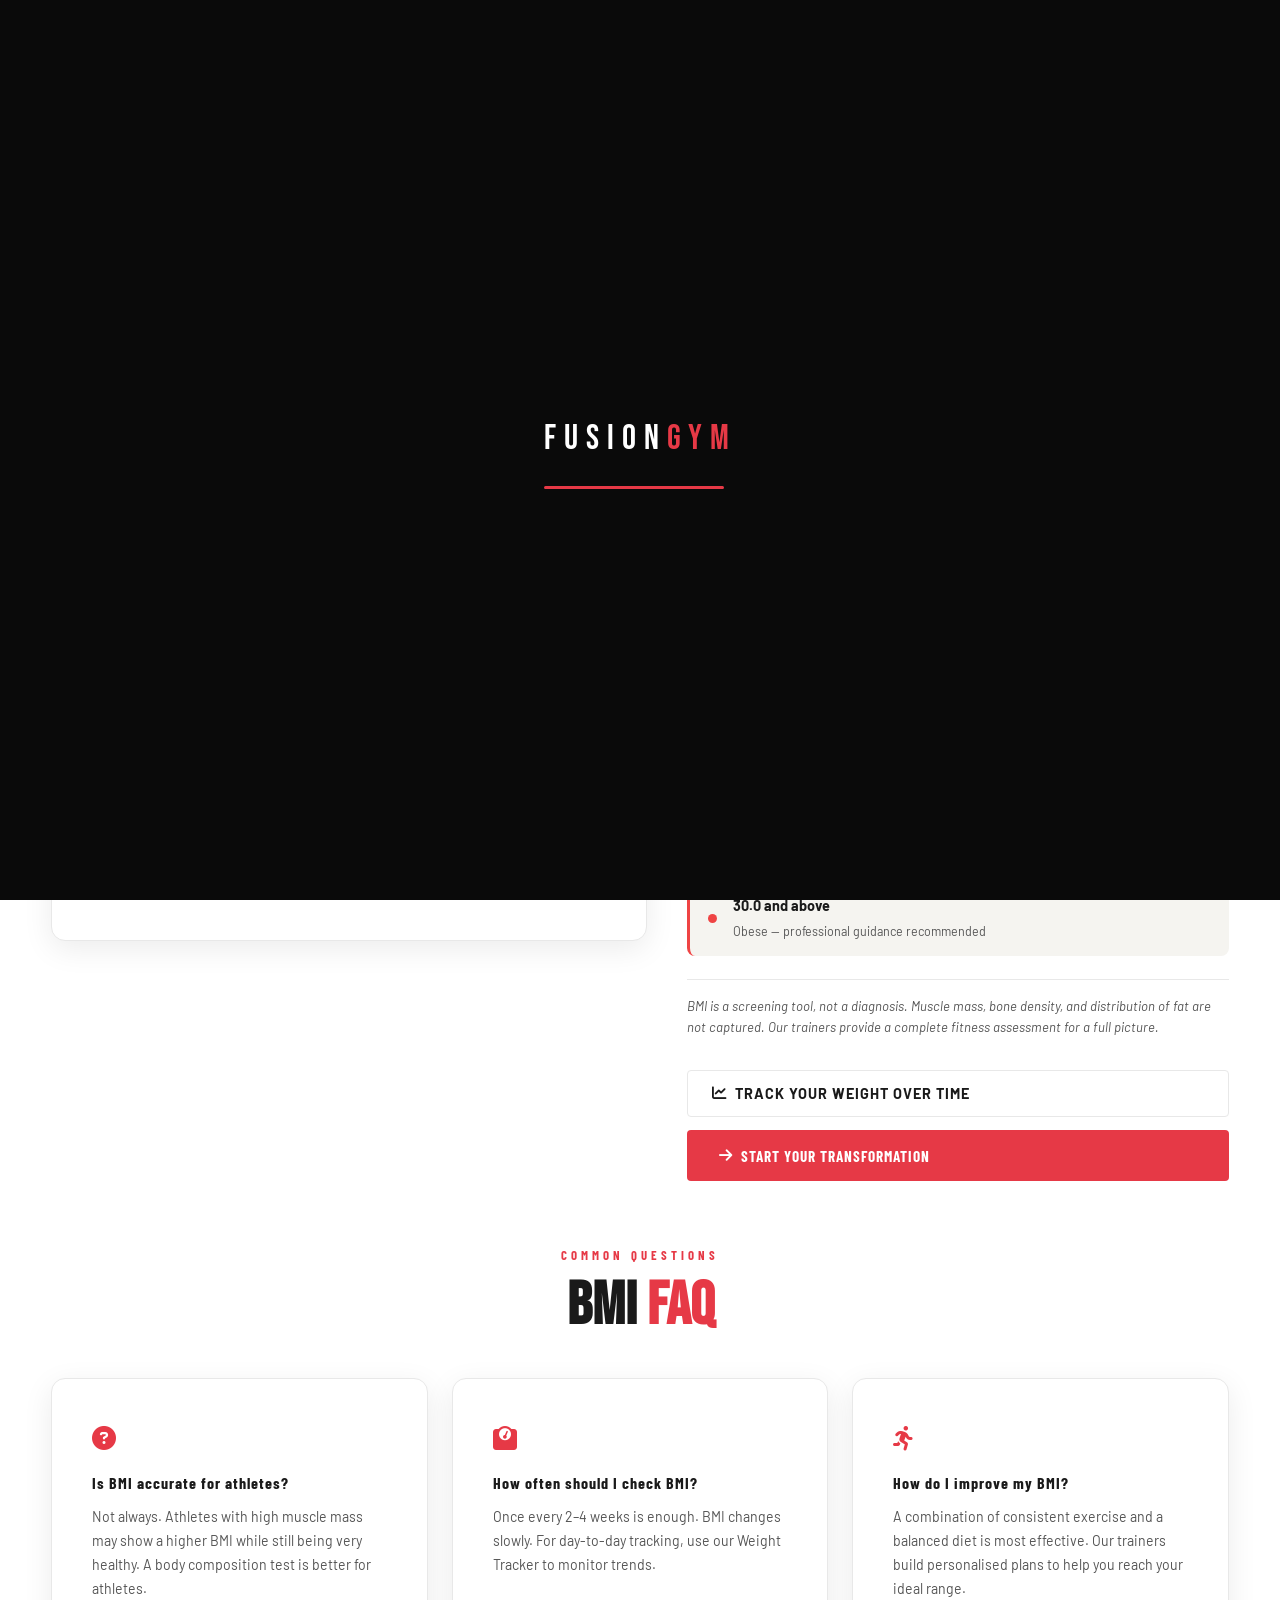
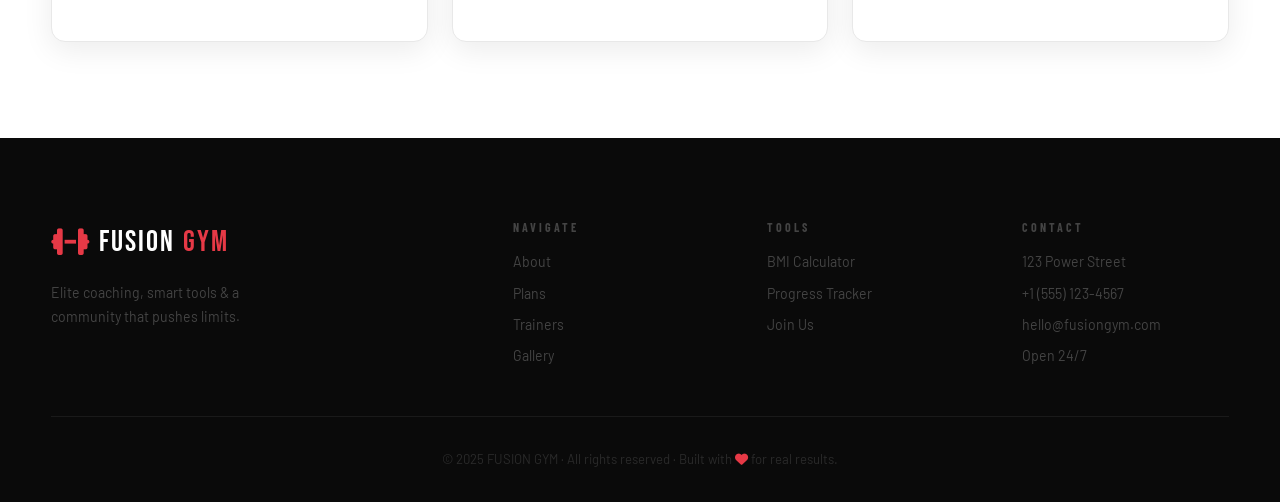
<file: bmi.html>
<!DOCTYPE html>
<html lang="en">
<head>
  <meta charset="UTF-8">
  <meta name="viewport" content="width=device-width, initial-scale=1.0">
  <title>BMI Calculator | Fusion Gym</title>
  <link href="https://fonts.googleapis.com/css2?family=Bebas+Neue&family=Barlow:wght@300;400;600;700;800&family=Barlow+Condensed:wght@400;700;800&display=swap" rel="stylesheet">
  <link rel="stylesheet" href="https://cdnjs.cloudflare.com/ajax/libs/font-awesome/6.4.0/css/all.min.css">
  <link rel="stylesheet" href="style.css">
</head>
<body>
  <div id="loader" class="loader"><div class="loader-inner"><span class="loader-text">FUSION<span>GYM</span></span><div class="loader-bar"><div class="loader-fill"></div></div></div></div>
  <div class="cursor" id="cursor"></div>
  <div class="cursor-follower" id="cursorFollower"></div>
  <button class="dark-toggle" id="darkToggle"><i class="fas fa-moon" id="darkIcon"></i></button>
  <button class="scroll-top" id="scrollTop"><i class="fas fa-arrow-up"></i></button>

  <nav class="navbar" id="navbar">
    <div class="nav-inner">
      <a href="index.html" class="nav-logo"><i class="fas fa-dumbbell"></i>FUSION<span>GYM</span></a>
      <ul class="nav-links">
        <li><a href="index.html#about" class="nav-link">About</a></li>
        <li><a href="index.html#membership" class="nav-link">Plans</a></li>
        <li><a href="index.html#trainers" class="nav-link">Trainers</a></li>
        <li><a href="index.html#gallery" class="nav-link">Gallery</a></li>
        <li><a href="bmi.html" class="nav-link nav-page active-nav">BMI</a></li>
        <li><a href="tracker.html" class="nav-link nav-page">Tracker</a></li>
        <li><a href="joinus.html" class="nav-link nav-cta">Join Now</a></li>
      </ul>
      <button class="hamburger" id="hamburger"><span></span><span></span><span></span></button>
    </div>
  </nav>

  <div class="mobile-overlay" id="mobileOverlay">
    <ul class="mobile-links">
      <li><a href="index.html#about">About</a></li>
      <li><a href="index.html#membership">Plans</a></li>
      <li><a href="index.html#trainers">Trainers</a></li>
      <li><a href="index.html#gallery">Gallery</a></li>
      <li><a href="bmi.html">BMI Calculator</a></li>
      <li><a href="tracker.html">Progress Tracker</a></li>
      <li><a href="joinus.html" class="mobile-cta">Join Now →</a></li>
    </ul>
  </div>

  <!-- PAGE HERO -->
  <div class="page-hero">
    <div class="container">
      <div class="page-hero-inner">
        <div>
          <div class="page-breadcrumb"><a href="index.html">Home</a> / BMI Calculator</div>
          <div class="section-label">SMART TOOLS</div>
          <h1 class="section-h2">BMI <span class="red">Calculator</span></h1>
          <p>Know your numbers. Understand your body. Start making real progress.</p>
        </div>
        <div class="page-hero-icon"><i class="fas fa-heartbeat"></i></div>
      </div>
    </div>
  </div>

  <!-- MAIN CONTENT -->
  <div class="section">
    <div class="container">
      <div class="bmi-layout">

        <!-- LEFT: Calculator -->
        <div class="reveal">
          <div class="tool-card">
            <h3 style="font-family:var(--fd);font-size:1.5rem;letter-spacing:1px;margin-bottom:1.5rem;">
              <i class="fas fa-calculator" style="color:var(--red);margin-right:8px;"></i>Calculate Your BMI
            </h3>

            <!-- Unit toggle -->
            <div style="display:flex;gap:0.6rem;margin-bottom:1.5rem;">
              <button class="unit-btn active" id="btnMetric" onclick="setUnit('metric')">Metric (kg/cm)</button>
              <button class="unit-btn" id="btnImperial" onclick="setUnit('imperial')">Imperial (lb/in)</button>
            </div>

            <div class="bmi-fields">
              <div class="bmi-field">
                <label id="heightLabel">Height</label>
                <div class="bmi-wrap">
                  <input type="number" id="heightInput" placeholder="175" min="50" max="300">
                  <span class="bmi-unit" id="heightUnit">cm</span>
                </div>
              </div>
              <div class="bmi-field">
                <label id="weightLabel">Weight</label>
                <div class="bmi-wrap">
                  <input type="number" id="weightInput" placeholder="72" min="10" max="600">
                  <span class="bmi-unit" id="weightUnit">kg</span>
                </div>
              </div>
            </div>

            <!-- Age & Gender (optional, for advice) -->
            <div class="bmi-fields">
              <div class="bmi-field">
                <label>Age <span style="color:#aaa;font-size:0.7rem;">(optional)</span></label>
                <div class="bmi-wrap">
                  <input type="number" id="ageInput" placeholder="25" min="5" max="120">
                  <span class="bmi-unit">yrs</span>
                </div>
              </div>
              <div class="bmi-field">
                <label>Gender <span style="color:#aaa;font-size:0.7rem;">(optional)</span></label>
                <div class="bmi-wrap" style="padding:0 0.5rem;">
                  <select id="genderSelect" style="flex:1;background:transparent;border:none;outline:none;font-family:var(--fb);font-size:0.95rem;padding:0.85rem 0.5rem;color:var(--text);">
                    <option value="">Select</option>
                    <option value="male">Male</option>
                    <option value="female">Female</option>
                  </select>
                </div>
              </div>
            </div>

            <div class="bmi-err" id="bmiErr"></div>
            <button class="btn-red full-w" id="calcBmi" style="margin-top:0.5rem;">
              <i class="fas fa-heartbeat"></i> Calculate BMI
            </button>

            <!-- Result -->
            <div class="bmi-result-box" id="bmiResult">
              <div class="bmi-big-num" id="bmiNum">--</div>
              <div class="bmi-cat-label" id="bmiCat">---</div>
              <div class="bmi-scale">
                <div class="bmi-bar-track">
                  <div class="bmi-pin" id="bmiPin" style="left:0%"></div>
                </div>
                <div class="bmi-scale-labels">
                  <span>Underweight</span><span>Normal</span><span>Overweight</span><span>Obese</span>
                </div>
              </div>
              <p class="bmi-advice-text" id="bmiAdvice"></p>
              <div style="margin-top:1.5rem;padding-top:1.5rem;border-top:1px solid var(--light-gray);">
                <a href="joinus.html" class="btn-red full-w">
                  <i class="fas fa-dumbbell"></i> Get a Personalized Plan
                </a>
              </div>
            </div>
          </div>
        </div>

        <!-- RIGHT: Info panel -->
        <div class="bmi-info-panel reveal">
          <h3>Understanding <span class="red">BMI</span></h3>
          <p style="color:var(--text-light);margin:0.8rem 0 1.5rem;font-size:0.95rem;line-height:1.7;">Body Mass Index (BMI) is calculated using your height and weight. It gives a quick snapshot of whether you're in a healthy weight range for your height.</p>

          <div class="bmi-ranges">
            <div class="bmi-rng u"><div class="bmi-dot2"></div><div><strong>Under 18.5</strong><small>Underweight — may need more nutrition</small></div></div>
            <div class="bmi-rng n"><div class="bmi-dot2"></div><div><strong>18.5 – 24.9</strong><small>Normal weight — healthy range</small></div></div>
            <div class="bmi-rng o"><div class="bmi-dot2"></div><div><strong>25.0 – 29.9</strong><small>Overweight — lifestyle changes help</small></div></div>
            <div class="bmi-rng ob"><div class="bmi-dot2"></div><div><strong>30.0 and above</strong><small>Obese — professional guidance recommended</small></div></div>
          </div>

          <p class="bmi-note">BMI is a screening tool, not a diagnosis. Muscle mass, bone density, and distribution of fat are not captured. Our trainers provide a complete fitness assessment for a full picture.</p>

          <!-- Quick links -->
          <div style="margin-top:2rem;display:flex;flex-direction:column;gap:0.8rem;">
            <a href="tracker.html" class="btn-ghost-dark"><i class="fas fa-chart-line"></i> Track Your Weight Over Time</a>
            <a href="joinus.html" class="btn-red"><i class="fas fa-arrow-right"></i> Start Your Transformation</a>
          </div>
        </div>

      </div>

      <!-- FAQ Cards -->
      <div style="margin-top:4rem;">
        <div class="section-label center reveal">COMMON QUESTIONS</div>
        <h2 class="section-h2 center reveal">BMI <span class="red">FAQ</span></h2>
        <div style="display:grid;grid-template-columns:repeat(3,1fr);gap:1.5rem;margin-top:2.5rem;" class="faq-grid">
          <div class="tool-card reveal">
            <div style="color:var(--red);font-size:1.5rem;margin-bottom:0.8rem;"><i class="fas fa-question-circle"></i></div>
            <h4 style="font-family:var(--fc);letter-spacing:1px;margin-bottom:0.6rem;">Is BMI accurate for athletes?</h4>
            <p style="font-size:0.88rem;color:var(--text-light);line-height:1.7;">Not always. Athletes with high muscle mass may show a higher BMI while still being very healthy. A body composition test is better for athletes.</p>
          </div>
          <div class="tool-card reveal">
            <div style="color:var(--red);font-size:1.5rem;margin-bottom:0.8rem;"><i class="fas fa-weight"></i></div>
            <h4 style="font-family:var(--fc);letter-spacing:1px;margin-bottom:0.6rem;">How often should I check BMI?</h4>
            <p style="font-size:0.88rem;color:var(--text-light);line-height:1.7;">Once every 2–4 weeks is enough. BMI changes slowly. For day-to-day tracking, use our Weight Tracker to monitor trends.</p>
          </div>
          <div class="tool-card reveal">
            <div style="color:var(--red);font-size:1.5rem;margin-bottom:0.8rem;"><i class="fas fa-running"></i></div>
            <h4 style="font-family:var(--fc);letter-spacing:1px;margin-bottom:0.6rem;">How do I improve my BMI?</h4>
            <p style="font-size:0.88rem;color:var(--text-light);line-height:1.7;">A combination of consistent exercise and a balanced diet is most effective. Our trainers build personalised plans to help you reach your ideal range.</p>
          </div>
        </div>
      </div>
    </div>
  </div>

  <footer class="footer">
    <div class="container">
      <div class="footer-top">
        <div class="footer-brand"><div class="footer-logo"><i class="fas fa-dumbbell"></i> FUSION<span>GYM</span></div><p>Elite coaching, smart tools & a community that pushes limits.</p></div>
        <div class="footer-links-col"><h4>Navigate</h4><ul><li><a href="index.html#about">About</a></li><li><a href="index.html#membership">Plans</a></li><li><a href="index.html#trainers">Trainers</a></li><li><a href="index.html#gallery">Gallery</a></li></ul></div>
        <div class="footer-links-col"><h4>Tools</h4><ul><li><a href="bmi.html">BMI Calculator</a></li><li><a href="tracker.html">Progress Tracker</a></li><li><a href="joinus.html">Join Us</a></li></ul></div>
        <div class="footer-links-col"><h4>Contact</h4><ul><li>123 Power Street</li><li>+1 (555) 123-4567</li><li>hello@fusiongym.com</li><li>Open 24/7</li></ul></div>
      </div>
      <div class="footer-bottom"><p>© 2025 FUSION GYM · All rights reserved · Built with <i class="fas fa-heart red"></i> for real results.</p></div>
    </div>
  </footer>

  <style>
    .unit-btn { padding:0.45rem 1.1rem; border-radius:4px; font-family:var(--fc); font-size:0.8rem; font-weight:700; letter-spacing:1px; text-transform:uppercase; background:transparent; border:1px solid var(--light-gray); color:var(--text-light); cursor:pointer; transition:var(--tr); }
    .unit-btn.active { background:var(--red); border-color:var(--red); color:#fff; }
    .faq-grid { grid-template-columns:repeat(3,1fr); }
    @media(max-width:900px){ .faq-grid { grid-template-columns:1fr; } }
  </style>

  <script src="script.js"></script>
  <script>
    let currentUnit = 'metric';
    function setUnit(unit) {
      currentUnit = unit;
      document.getElementById('btnMetric').classList.toggle('active', unit === 'metric');
      document.getElementById('btnImperial').classList.toggle('active', unit === 'imperial');
      document.getElementById('heightLabel').textContent = 'Height';
      document.getElementById('weightLabel').textContent = 'Weight';
      document.getElementById('heightUnit').textContent = unit === 'metric' ? 'cm' : 'in';
      document.getElementById('weightUnit').textContent = unit === 'metric' ? 'kg' : 'lb';
      document.getElementById('heightInput').placeholder = unit === 'metric' ? '175' : '69';
      document.getElementById('weightInput').placeholder = unit === 'metric' ? '72' : '159';
      document.getElementById('bmiResult').style.display = 'none';
    }

    document.getElementById('calcBmi').addEventListener('click', () => {
      let h = parseFloat(document.getElementById('heightInput').value);
      let w = parseFloat(document.getElementById('weightInput').value);
      const err = document.getElementById('bmiErr');

      if (isNaN(h) || isNaN(w) || h <= 0 || w <= 0) {
        err.textContent = 'Please enter valid height and weight values.'; return;
      }
      err.textContent = '';

      // Convert imperial to metric
      if (currentUnit === 'imperial') { h = h * 2.54; w = w * 0.453592; }

      const bmi = w / ((h / 100) ** 2);
      const val = bmi.toFixed(1);
      document.getElementById('bmiNum').textContent = val;

      let cat, advice, pct, pinPos;
      if (bmi < 18.5) {
        cat = 'Underweight'; pct = (bmi / 18.5) * 25;
        advice = 'Consider increasing caloric intake with nutrient-rich foods. Our trainers can build a muscle-gain plan for you.';
      } else if (bmi < 25) {
        cat = 'Normal Weight ✓'; pct = 25 + ((bmi - 18.5) / 6.5) * 25;
        advice = 'Great shape! Focus on maintaining and optimising with strength training and cardio.';
      } else if (bmi < 30) {
        cat = 'Overweight'; pct = 50 + ((bmi - 25) / 5) * 25;
        advice = 'Our HIIT classes and nutrition coaching are great starting points for healthy weight management.';
      } else {
        cat = 'Obese ⚠️'; pct = Math.min(95, 75 + ((bmi - 30) / 10) * 20);
        advice = 'Our coaches are experienced in helping people at all starting points. Safe, consistent progress beats everything.';
      }

      document.getElementById('bmiCat').textContent = cat;
      document.getElementById('bmiAdvice').textContent = advice;
      document.getElementById('bmiPin').style.left = Math.min(97, Math.max(3, pct)) + '%';
      const resultBox = document.getElementById('bmiResult');
      resultBox.style.display = 'block';
      resultBox.style.animation = 'none';
      requestAnimationFrame(() => { resultBox.style.animation = 'fadeUp 0.5s ease'; });
    });

    ['heightInput','weightInput'].forEach(id => {
      document.getElementById(id)?.addEventListener('keydown', e => { if(e.key==='Enter') document.getElementById('calcBmi').click(); });
    });
  </script>
</body>
</html>
</file>
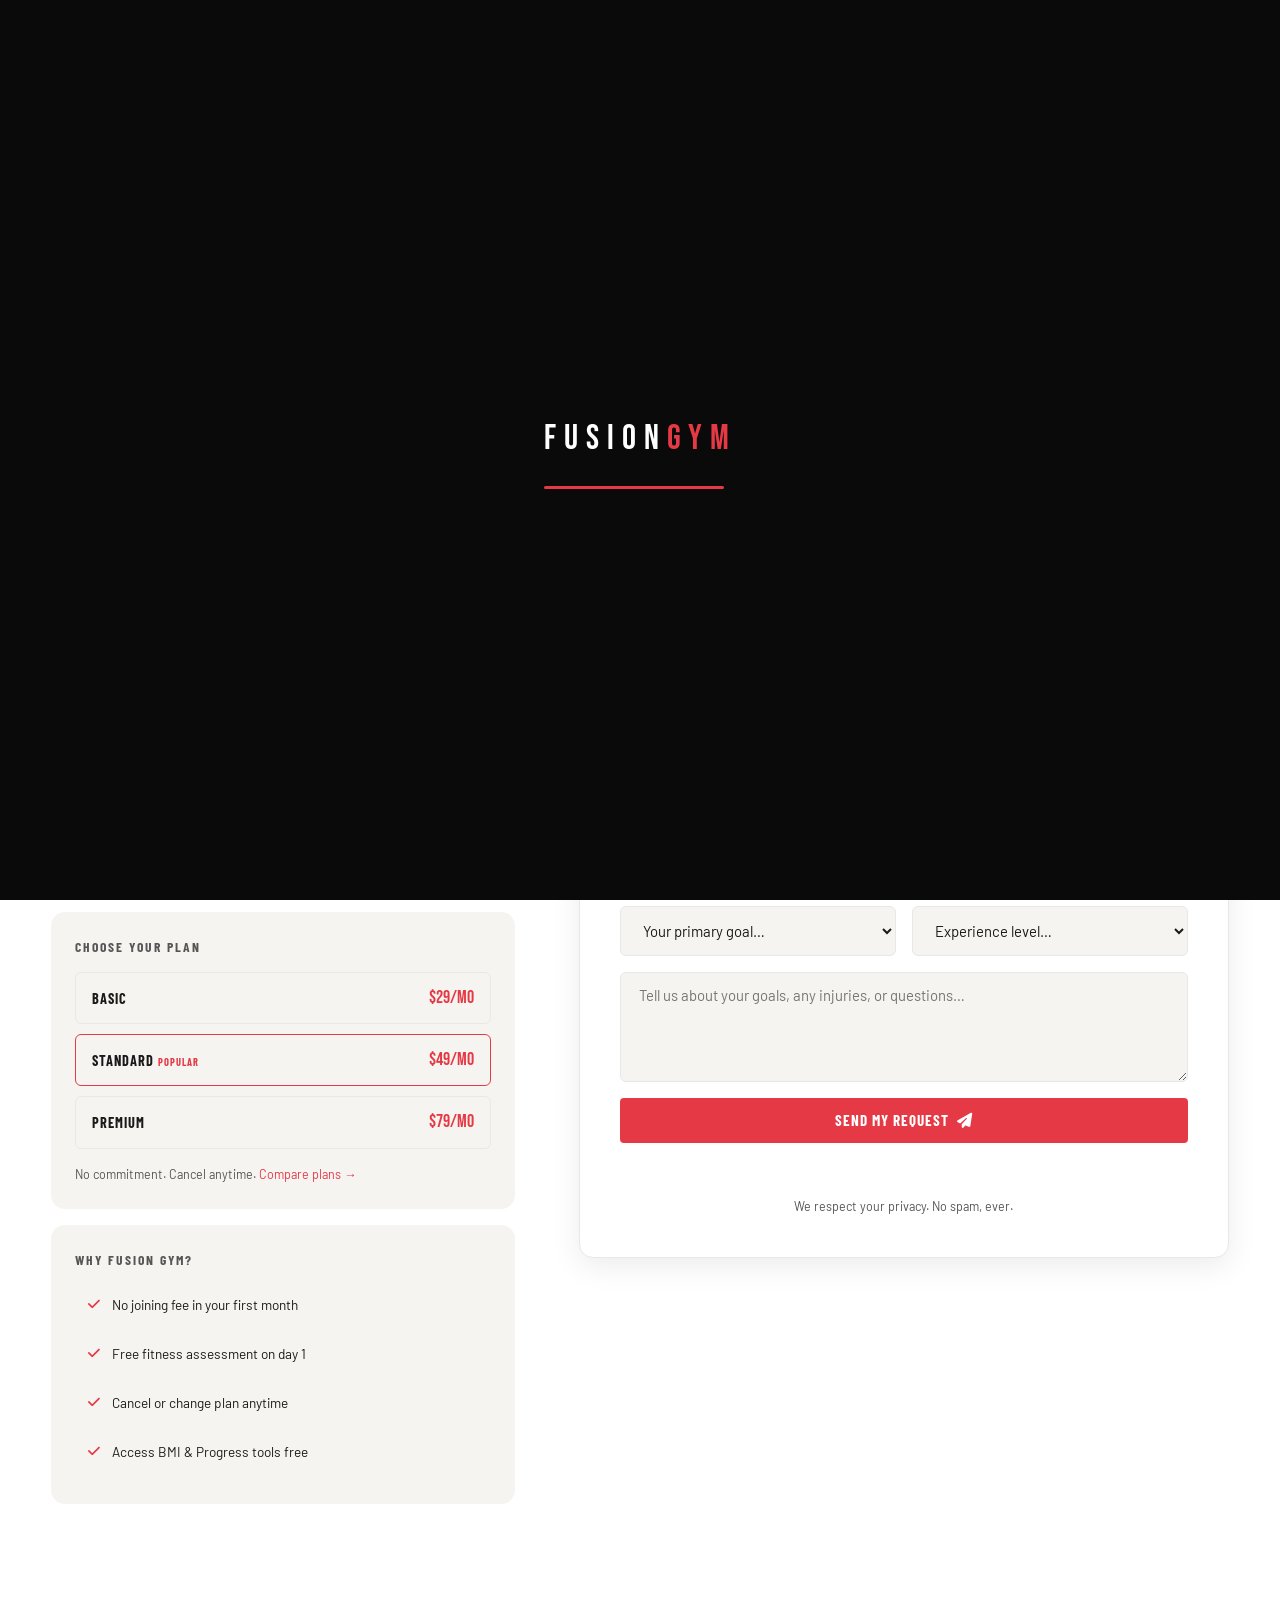
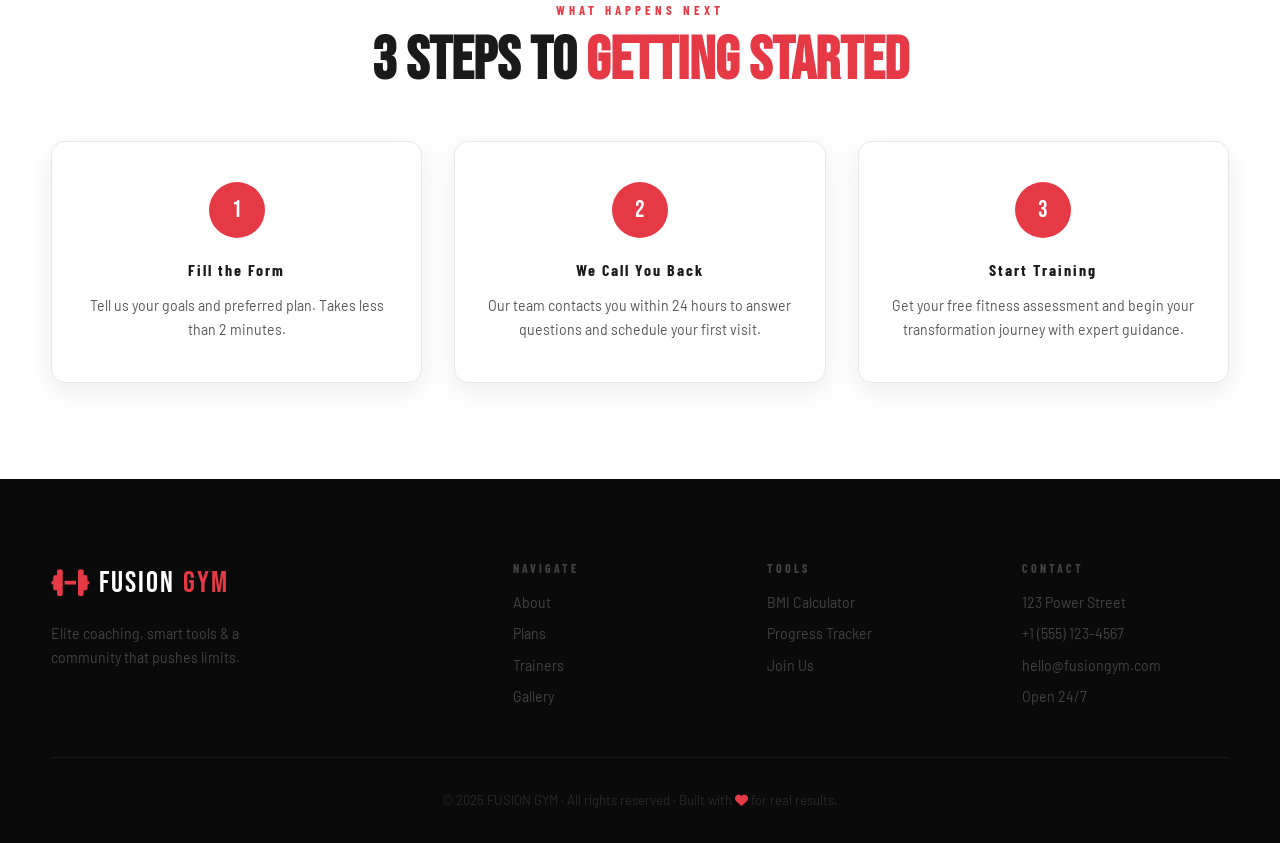
<file: joinus.html>
<!DOCTYPE html>
<html lang="en">
<head>
  <meta charset="UTF-8">
  <meta name="viewport" content="width=device-width, initial-scale=1.0">
  <title>Join Fusion Gym | Start Your Transformation</title>
  <link href="https://fonts.googleapis.com/css2?family=Bebas+Neue&family=Barlow:wght@300;400;600;700;800&family=Barlow+Condensed:wght@400;700;800&display=swap" rel="stylesheet">
  <link rel="stylesheet" href="https://cdnjs.cloudflare.com/ajax/libs/font-awesome/6.4.0/css/all.min.css">
  <link rel="stylesheet" href="style.css">
</head>
<body>
  <div id="loader" class="loader"><div class="loader-inner"><span class="loader-text">FUSION<span>GYM</span></span><div class="loader-bar"><div class="loader-fill"></div></div></div></div>
  <div class="cursor" id="cursor"></div>
  <div class="cursor-follower" id="cursorFollower"></div>
  <button class="dark-toggle" id="darkToggle"><i class="fas fa-moon" id="darkIcon"></i></button>
  <button class="scroll-top" id="scrollTop"><i class="fas fa-arrow-up"></i></button>

  <nav class="navbar" id="navbar">
    <div class="nav-inner">
      <a href="index.html" class="nav-logo"><i class="fas fa-dumbbell"></i>FUSION<span>GYM</span></a>
      <ul class="nav-links">
        <li><a href="index.html#about" class="nav-link">About</a></li>
        <li><a href="index.html#membership" class="nav-link">Plans</a></li>
        <li><a href="index.html#trainers" class="nav-link">Trainers</a></li>
        <li><a href="index.html#gallery" class="nav-link">Gallery</a></li>
        <li><a href="bmi.html" class="nav-link nav-page">BMI</a></li>
        <li><a href="tracker.html" class="nav-link nav-page">Tracker</a></li>
        <li><a href="joinus.html" class="nav-link nav-cta active-nav">Join Now</a></li>
      </ul>
      <button class="hamburger" id="hamburger"><span></span><span></span><span></span></button>
    </div>
  </nav>

  <div class="mobile-overlay" id="mobileOverlay">
    <ul class="mobile-links">
      <li><a href="index.html#about">About</a></li>
      <li><a href="index.html#membership">Plans</a></li>
      <li><a href="index.html#trainers">Trainers</a></li>
      <li><a href="index.html#gallery">Gallery</a></li>
      <li><a href="bmi.html">BMI Calculator</a></li>
      <li><a href="tracker.html">Progress Tracker</a></li>
      <li><a href="joinus.html" class="mobile-cta">Join Now →</a></li>
    </ul>
  </div>

  <!-- PAGE HERO -->
  <div class="page-hero">
    <div class="container">
      <div class="page-hero-inner">
        <div>
          <div class="page-breadcrumb"><a href="index.html">Home</a> / Join Us</div>
          <div class="section-label">GET STARTED</div>
          <h1 class="section-h2">Join <span class="red">Fusion</span><br>Today.</h1>
          <p>Fill the form and our team will reach out within 24 hours to kickstart your transformation.</p>
        </div>
        <div class="page-hero-icon"><i class="fas fa-dumbbell"></i></div>
      </div>
    </div>
  </div>

  <div class="section">
    <div class="container">

      <!-- Plan chips (shown if URL has ?plan=) -->
      <div id="planBanner" style="display:none;margin-bottom:2rem;padding:1rem 1.5rem;background:rgba(230,57,70,0.08);border:1px solid rgba(230,57,70,0.25);border-radius:var(--r);display:flex;align-items:center;gap:0.8rem;">
        <i class="fas fa-check-circle" style="color:var(--red);font-size:1.2rem;"></i>
        <span style="font-family:var(--fc);letter-spacing:1px;font-weight:700;" id="planBannerText">Plan selected</span>
        <a href="index.html#membership" style="margin-left:auto;font-size:0.8rem;color:var(--text-light);text-decoration:none;">Change plan →</a>
      </div>

      <div class="join-layout">

        <!-- LEFT: Info -->
        <div class="reveal">
          <div class="info-card">
            <h4>Contact Details</h4>
            <div class="cd-row"><i class="fas fa-map-marker-alt"></i><span>123 Power Street, Fitness District</span></div>
            <div class="cd-row"><i class="fas fa-phone"></i><span>+1 (555) 123-4567</span></div>
            <div class="cd-row"><i class="fas fa-envelope"></i><span>hello@fusiongym.com</span></div>
            <div class="cd-row"><i class="fas fa-clock"></i><span>Open 24/7, 365 days</span></div>
            <div class="social-row">
              <a href="#" aria-label="Instagram"><i class="fab fa-instagram"></i></a>
              <a href="#" aria-label="Facebook"><i class="fab fa-facebook"></i></a>
              <a href="#" aria-label="YouTube"><i class="fab fa-youtube"></i></a>
              <a href="#" aria-label="Twitter"><i class="fab fa-twitter"></i></a>
            </div>
          </div>

          <!-- Plan summary -->
          <div class="info-card" style="margin-top:1rem;">
            <h4>Choose Your Plan</h4>
            <div style="display:flex;flex-direction:column;gap:0.6rem;">
              <label class="plan-radio">
                <input type="radio" name="planChoice" value="basic" id="rBasic">
                <span class="plan-radio-label">
                  <span class="plan-radio-name">BASIC</span>
                  <span class="plan-radio-price">$29/mo</span>
                </span>
              </label>
              <label class="plan-radio">
                <input type="radio" name="planChoice" value="standard" id="rStandard">
                <span class="plan-radio-label" style="border-color:var(--red);">
                  <span class="plan-radio-name">STANDARD <span style="font-size:0.65rem;color:var(--red);"> POPULAR</span></span>
                  <span class="plan-radio-price">$49/mo</span>
                </span>
              </label>
              <label class="plan-radio">
                <input type="radio" name="planChoice" value="premium" id="rPremium">
                <span class="plan-radio-label">
                  <span class="plan-radio-name">PREMIUM</span>
                  <span class="plan-radio-price">$79/mo</span>
                </span>
              </label>
            </div>
            <p style="font-size:0.78rem;color:var(--text-light);margin-top:1rem;">No commitment. Cancel anytime. <a href="index.html#membership" style="color:var(--red);text-decoration:none;">Compare plans →</a></p>
          </div>

          <!-- Why Join -->
          <div class="info-card" style="margin-top:1rem;">
            <h4>Why Fusion Gym?</h4>
            <div class="tip-item"><i class="fas fa-check"></i><span>No joining fee in your first month</span></div>
            <div class="tip-item"><i class="fas fa-check"></i><span>Free fitness assessment on day 1</span></div>
            <div class="tip-item"><i class="fas fa-check"></i><span>Cancel or change plan anytime</span></div>
            <div class="tip-item"><i class="fas fa-check"></i><span>Access BMI & Progress tools free</span></div>
          </div>
        </div>

        <!-- RIGHT: Form -->
        <div class="reveal">
          <form class="cf-form" id="joinForm" novalidate>
            <div style="font-family:var(--fd);font-size:1.5rem;letter-spacing:1px;margin-bottom:1.5rem;">
              Send Your Request
            </div>
            <div class="cf-row">
              <div class="cf-field">
                <input type="text" id="cfName" placeholder="Full Name" autocomplete="name">
                <div class="cf-err" id="cfNameErr"></div>
              </div>
              <div class="cf-field">
                <input type="email" id="cfEmail" placeholder="Email Address" autocomplete="email">
                <div class="cf-err" id="cfEmailErr"></div>
              </div>
            </div>
            <div class="cf-row">
              <div class="cf-field">
                <input type="tel" id="cfPhone" placeholder="Phone Number" autocomplete="tel">
                <div class="cf-err" id="cfPhoneErr"></div>
              </div>
              <div class="cf-field">
                <input type="text" id="cfCity" placeholder="City / Location">
              </div>
            </div>
            <div class="cf-row">
              <div class="cf-field">
                <select id="cfGoal">
                  <option value="">Your primary goal…</option>
                  <option value="weightloss">Weight Loss</option>
                  <option value="musclegain">Muscle Gain</option>
                  <option value="endurance">Endurance / Cardio</option>
                  <option value="wellness">General Wellness</option>
                  <option value="other">Other</option>
                </select>
              </div>
              <div class="cf-field">
                <select id="cfExperience">
                  <option value="">Experience level…</option>
                  <option value="beginner">Beginner (0–1 year)</option>
                  <option value="intermediate">Intermediate (1–3 years)</option>
                  <option value="advanced">Advanced (3+ years)</option>
                </select>
              </div>
            </div>
            <div class="cf-field full">
              <textarea id="cfMessage" placeholder="Tell us about your goals, any injuries, or questions…" rows="4"></textarea>
            </div>
            <!-- Hidden plan input synced with radio buttons -->
            <input type="hidden" id="cfPlan" value="">
            <button type="submit" class="btn-red full-w">
              Send My Request <i class="fas fa-paper-plane"></i>
            </button>
            <div class="cf-success" id="cfSuccess"></div>
            <p style="font-size:0.78rem;color:var(--text-light);text-align:center;margin-top:1rem;">We respect your privacy. No spam, ever.</p>
          </form>
        </div>

      </div>

      <!-- PROCESS STEPS -->
      <div style="margin-top:5rem;">
        <div class="section-label center reveal">WHAT HAPPENS NEXT</div>
        <h2 class="section-h2 center reveal">3 Steps to <span class="red">Getting Started</span></h2>
        <div style="display:grid;grid-template-columns:repeat(3,1fr);gap:2rem;margin-top:3rem;" class="steps-grid">
          <div class="tool-card reveal" style="text-align:center;padding:2.5rem 2rem;">
            <div style="width:56px;height:56px;background:var(--red);border-radius:50%;display:flex;align-items:center;justify-content:center;margin:0 auto 1.2rem;font-family:var(--fd);font-size:1.5rem;color:#fff;">1</div>
            <h4 style="font-family:var(--fc);font-size:1rem;letter-spacing:2px;margin-bottom:0.7rem;">Fill the Form</h4>
            <p style="font-size:0.88rem;color:var(--text-light);line-height:1.7;">Tell us your goals and preferred plan. Takes less than 2 minutes.</p>
          </div>
          <div class="tool-card reveal" style="text-align:center;padding:2.5rem 2rem;">
            <div style="width:56px;height:56px;background:var(--red);border-radius:50%;display:flex;align-items:center;justify-content:center;margin:0 auto 1.2rem;font-family:var(--fd);font-size:1.5rem;color:#fff;">2</div>
            <h4 style="font-family:var(--fc);font-size:1rem;letter-spacing:2px;margin-bottom:0.7rem;">We Call You Back</h4>
            <p style="font-size:0.88rem;color:var(--text-light);line-height:1.7;">Our team contacts you within 24 hours to answer questions and schedule your first visit.</p>
          </div>
          <div class="tool-card reveal" style="text-align:center;padding:2.5rem 2rem;">
            <div style="width:56px;height:56px;background:var(--red);border-radius:50%;display:flex;align-items:center;justify-content:center;margin:0 auto 1.2rem;font-family:var(--fd);font-size:1.5rem;color:#fff;">3</div>
            <h4 style="font-family:var(--fc);font-size:1rem;letter-spacing:2px;margin-bottom:0.7rem;">Start Training</h4>
            <p style="font-size:0.88rem;color:var(--text-light);line-height:1.7;">Get your free fitness assessment and begin your transformation journey with expert guidance.</p>
          </div>
        </div>
      </div>

    </div>
  </div>

  <footer class="footer">
    <div class="container">
      <div class="footer-top">
        <div class="footer-brand"><div class="footer-logo"><i class="fas fa-dumbbell"></i> FUSION<span>GYM</span></div><p>Elite coaching, smart tools & a community that pushes limits.</p></div>
        <div class="footer-links-col"><h4>Navigate</h4><ul><li><a href="index.html#about">About</a></li><li><a href="index.html#membership">Plans</a></li><li><a href="index.html#trainers">Trainers</a></li><li><a href="index.html#gallery">Gallery</a></li></ul></div>
        <div class="footer-links-col"><h4>Tools</h4><ul><li><a href="bmi.html">BMI Calculator</a></li><li><a href="tracker.html">Progress Tracker</a></li><li><a href="joinus.html">Join Us</a></li></ul></div>
        <div class="footer-links-col"><h4>Contact</h4><ul><li>123 Power Street</li><li>+1 (555) 123-4567</li><li>hello@fusiongym.com</li><li>Open 24/7</li></ul></div>
      </div>
      <div class="footer-bottom"><p>© 2025 FUSION GYM · All rights reserved · Built with <i class="fas fa-heart red"></i> for real results.</p></div>
    </div>
  </footer>

  <style>
    .plan-radio { display:block; cursor:pointer; }
    .plan-radio input { display:none; }
    .plan-radio-label { display:flex; justify-content:space-between; align-items:center; padding:0.7rem 1rem; border:1.5px solid var(--light-gray); border-radius:6px; transition:var(--tr); }
    .plan-radio:hover .plan-radio-label { border-color:var(--red); }
    .plan-radio input:checked + .plan-radio-label { border-color:var(--red); background:rgba(230,57,70,0.06); }
    .plan-radio-name { font-family:var(--fc); font-weight:700; letter-spacing:1px; font-size:0.9rem; }
    .plan-radio-price { font-family:var(--fd); font-size:1.1rem; color:var(--red); }
    .steps-grid { grid-template-columns:repeat(3,1fr); }
    @media(max-width:900px){ .steps-grid { grid-template-columns:1fr; } }
  </style>

  <script src="script.js"></script>
  <script>
    // Read plan from URL query param
    const urlPlan = new URLSearchParams(window.location.search).get('plan');
    if (urlPlan) {
      const radio = document.getElementById('r' + urlPlan.charAt(0).toUpperCase() + urlPlan.slice(1));
      if (radio) { radio.checked = true; document.getElementById('cfPlan').value = urlPlan; }
      const banner = document.getElementById('planBanner');
      const names = { basic:'Basic Plan ($29/mo)', standard:'Standard Plan ($49/mo)', premium:'Premium Plan ($79/mo)' };
      if (banner && names[urlPlan]) {
        banner.style.display = 'flex';
        document.getElementById('planBannerText').textContent = names[urlPlan] + ' selected — fill in your details below.';
      }
    }

    // Sync radio buttons with hidden input
    document.querySelectorAll('input[name="planChoice"]').forEach(r => {
      r.addEventListener('change', () => { document.getElementById('cfPlan').value = r.value; });
    });

    // Form validation
    document.getElementById('joinForm').addEventListener('submit', (e) => {
      e.preventDefault(); let valid = true;
      const validate = (id, errId, fn, msg) => {
        const val = document.getElementById(id)?.value.trim();
        const err = document.getElementById(errId);
        if (!fn(val)) { if(err) err.textContent=msg; document.getElementById(id)?.style.setProperty('border-color','var(--red)'); valid=false; }
        else { if(err) err.textContent=''; document.getElementById(id)?.style.removeProperty('border-color'); }
      };
      validate('cfName', 'cfNameErr', v => v && v.length >= 2, 'Please enter your full name.');
      validate('cfEmail', 'cfEmailErr', v => /^[^\s@]+@[^\s@]+\.[^\s@]+$/.test(v), 'Please enter a valid email.');
      validate('cfPhone', 'cfPhoneErr', v => /^[0-9+\-\s()]{8,20}$/.test(v), 'Enter a valid phone number.');
      if (valid) {
        const s = document.getElementById('cfSuccess');
        s.textContent = '✅ Request sent! Our team will contact you within 24 hours.';
        s.style.animation = 'none'; requestAnimationFrame(() => { s.style.animation = 'fadeUp 0.5s ease'; });
        setTimeout(() => s.textContent='', 6000);
        document.getElementById('joinForm').reset();
        document.querySelectorAll('input[name="planChoice"]').forEach(r => r.checked=false);
        document.getElementById('cfPlan').value='';
      }
    });
  </script>
</body>
</html>
</file>
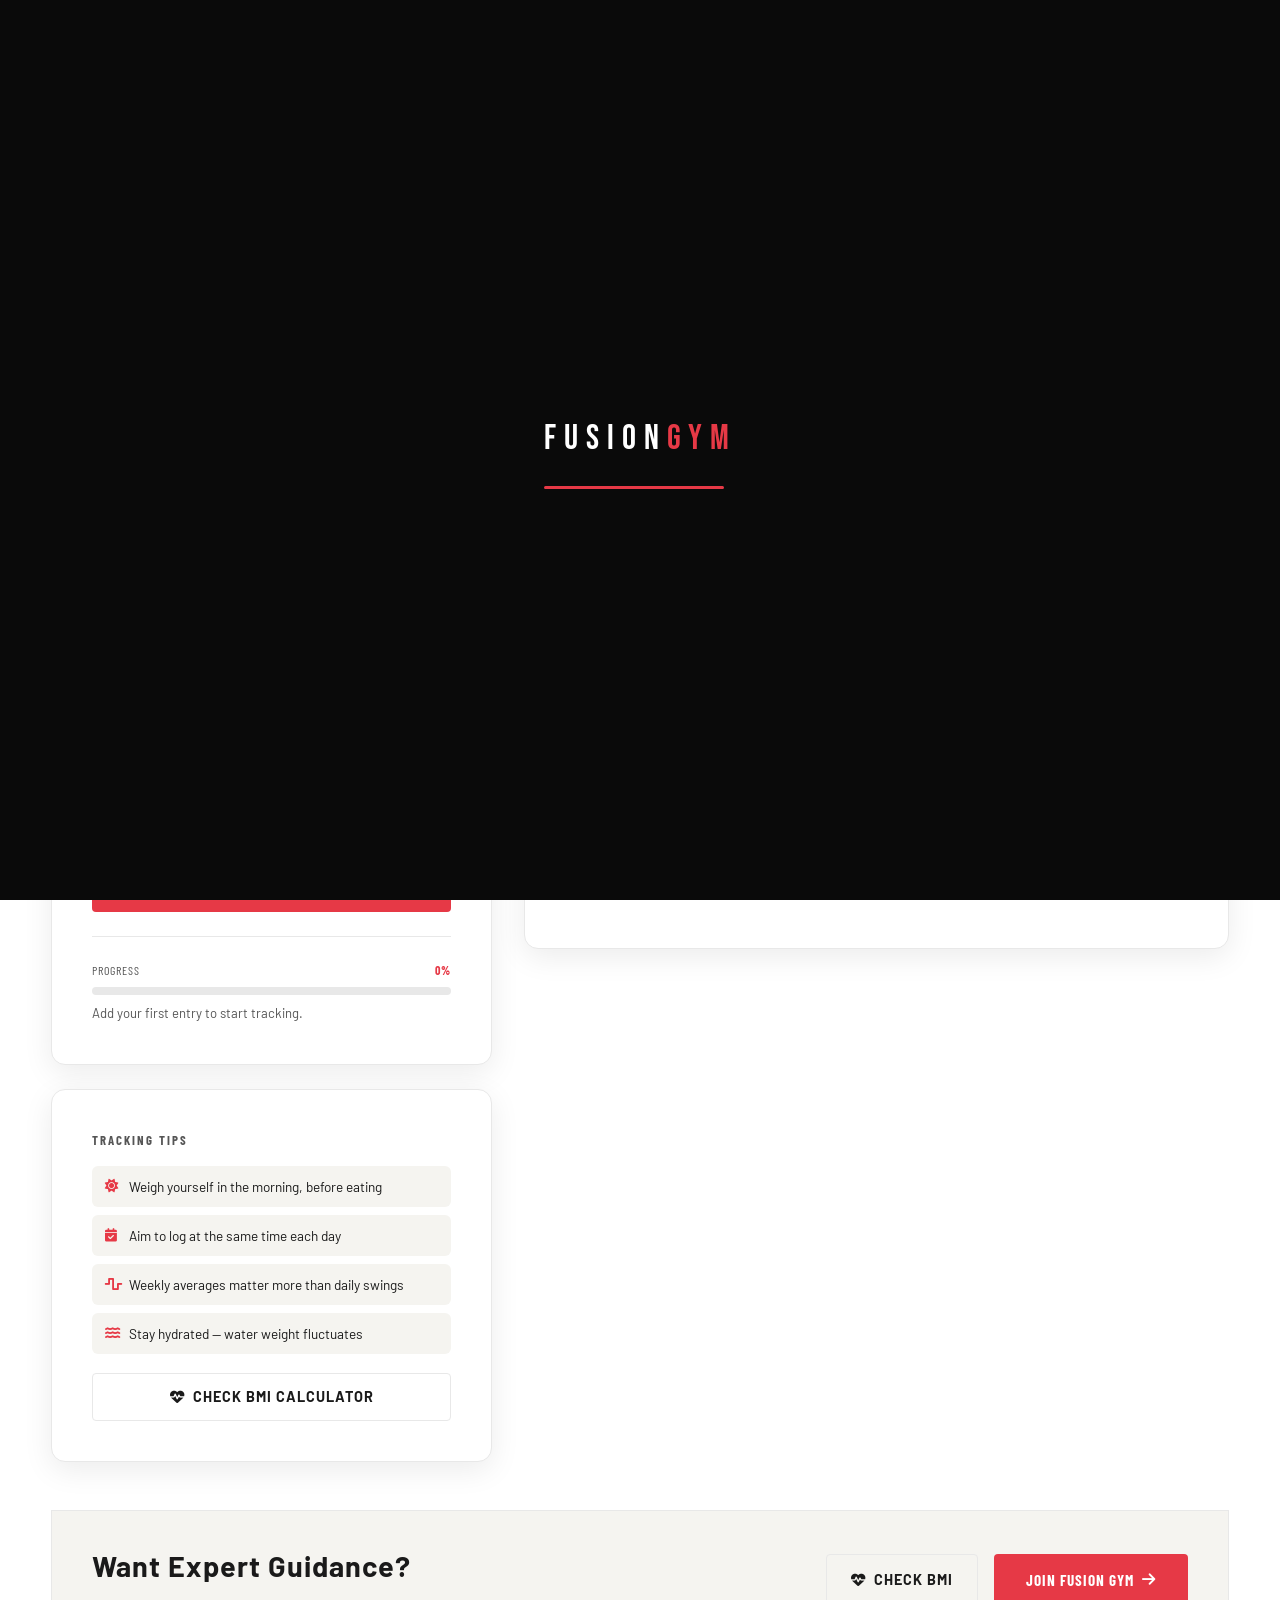
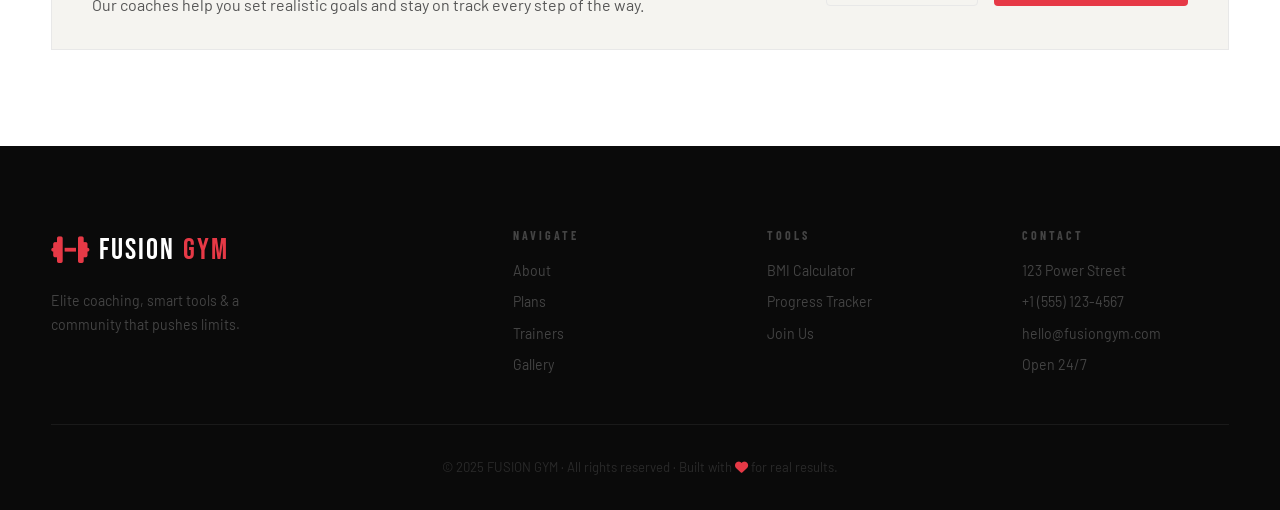
<file: tracker.html>
<!DOCTYPE html>
<html lang="en">
<head>
  <meta charset="UTF-8">
  <meta name="viewport" content="width=device-width, initial-scale=1.0">
  <title>Progress Tracker | Fusion Gym</title>
  <link href="https://fonts.googleapis.com/css2?family=Bebas+Neue&family=Barlow:wght@300;400;600;700;800&family=Barlow+Condensed:wght@400;700;800&display=swap" rel="stylesheet">
  <link rel="stylesheet" href="https://cdnjs.cloudflare.com/ajax/libs/font-awesome/6.4.0/css/all.min.css">
  <link rel="stylesheet" href="style.css">
</head>
<body>
  <div id="loader" class="loader"><div class="loader-inner"><span class="loader-text">FUSION<span>GYM</span></span><div class="loader-bar"><div class="loader-fill"></div></div></div></div>
  <div class="cursor" id="cursor"></div>
  <div class="cursor-follower" id="cursorFollower"></div>
  <button class="dark-toggle" id="darkToggle"><i class="fas fa-moon" id="darkIcon"></i></button>
  <button class="scroll-top" id="scrollTop"><i class="fas fa-arrow-up"></i></button>

  <nav class="navbar" id="navbar">
    <div class="nav-inner">
      <a href="index.html" class="nav-logo"><i class="fas fa-dumbbell"></i>FUSION<span>GYM</span></a>
      <ul class="nav-links">
        <li><a href="index.html#about" class="nav-link">About</a></li>
        <li><a href="index.html#membership" class="nav-link">Plans</a></li>
        <li><a href="index.html#trainers" class="nav-link">Trainers</a></li>
        <li><a href="index.html#gallery" class="nav-link">Gallery</a></li>
        <li><a href="bmi.html" class="nav-link nav-page">BMI</a></li>
        <li><a href="tracker.html" class="nav-link nav-page active-nav">Tracker</a></li>
        <li><a href="joinus.html" class="nav-link nav-cta">Join Now</a></li>
      </ul>
      <button class="hamburger" id="hamburger"><span></span><span></span><span></span></button>
    </div>
  </nav>

  <div class="mobile-overlay" id="mobileOverlay">
    <ul class="mobile-links">
      <li><a href="index.html#about">About</a></li>
      <li><a href="index.html#membership">Plans</a></li>
      <li><a href="index.html#trainers">Trainers</a></li>
      <li><a href="index.html#gallery">Gallery</a></li>
      <li><a href="bmi.html">BMI Calculator</a></li>
      <li><a href="tracker.html">Progress Tracker</a></li>
      <li><a href="joinus.html" class="mobile-cta">Join Now →</a></li>
    </ul>
  </div>

  <!-- PAGE HERO -->
  <div class="page-hero">
    <div class="container">
      <div class="page-hero-inner">
        <div>
          <div class="page-breadcrumb"><a href="index.html">Home</a> / Progress Tracker</div>
          <div class="section-label">SMART TOOLS</div>
          <h1 class="section-h2">Progress <span class="red">Tracker</span></h1>
          <p>Log your weight, visualise your trend, and stay accountable to your goals.</p>
        </div>
        <div class="page-hero-icon"><i class="fas fa-chart-line"></i></div>
      </div>
    </div>
  </div>

  <div class="section">
    <div class="container">

      <!-- STATS SUMMARY ROW -->
      <div id="summaryRow" style="display:none;margin-bottom:2rem;">
        <div style="display:grid;grid-template-columns:repeat(4,1fr);gap:1.2rem;" class="summary-grid">
          <div class="tool-card" style="text-align:center;padding:1.5rem;">
            <div style="font-size:0.72rem;font-family:var(--fc);letter-spacing:2px;text-transform:uppercase;color:var(--text-light);margin-bottom:0.4rem;">Start Weight</div>
            <div style="font-family:var(--fd);font-size:2rem;color:var(--red);" id="sumStart">--</div>
            <div style="font-size:0.78rem;color:var(--text-light);">kg</div>
          </div>
          <div class="tool-card" style="text-align:center;padding:1.5rem;">
            <div style="font-size:0.72rem;font-family:var(--fc);letter-spacing:2px;text-transform:uppercase;color:var(--text-light);margin-bottom:0.4rem;">Current Weight</div>
            <div style="font-family:var(--fd);font-size:2rem;color:var(--red);" id="sumCurrent">--</div>
            <div style="font-size:0.78rem;color:var(--text-light);">kg</div>
          </div>
          <div class="tool-card" style="text-align:center;padding:1.5rem;">
            <div style="font-size:0.72rem;font-family:var(--fc);letter-spacing:2px;text-transform:uppercase;color:var(--text-light);margin-bottom:0.4rem;">Total Change</div>
            <div style="font-family:var(--fd);font-size:2rem;" id="sumChange">--</div>
            <div style="font-size:0.78rem;color:var(--text-light);">kg</div>
          </div>
          <div class="tool-card" style="text-align:center;padding:1.5rem;">
            <div style="font-size:0.72rem;font-family:var(--fc);letter-spacing:2px;text-transform:uppercase;color:var(--text-light);margin-bottom:0.4rem;">Entries</div>
            <div style="font-family:var(--fd);font-size:2rem;color:var(--red);" id="sumCount">0</div>
            <div style="font-size:0.78rem;color:var(--text-light);">logged</div>
          </div>
        </div>
      </div>

      <div class="tracker-layout">
        <!-- LEFT: Input + Progress -->
        <div class="reveal">
          <div class="tool-card">
            <h3 style="font-family:var(--fd);font-size:1.4rem;letter-spacing:1px;margin-bottom:1.5rem;">
              <i class="fas fa-plus-circle" style="color:var(--red);margin-right:8px;"></i>Log Weight Entry
            </h3>
            <div class="tf-group">
              <label>Date</label>
              <input type="date" id="tDate" class="t-input">
            </div>
            <div class="tf-group">
              <label>Weight (kg)</label>
              <input type="number" id="tWeight" placeholder="e.g. 75.5" step="0.1" class="t-input">
            </div>
            <div class="tf-group">
              <label>Note <span style="color:#aaa;font-size:0.7rem;">(optional)</span></label>
              <input type="text" id="tNote" placeholder="e.g. After gym session" class="t-input">
            </div>
            <button class="btn-red full-w" id="addEntry" style="margin-bottom:1.5rem;">
              <i class="fas fa-plus"></i> Add Entry
            </button>

            <!-- Progress Bar -->
            <div style="padding-top:1.5rem;border-top:1px solid var(--light-gray);">
              <div class="pv-head">
                <span id="pvTitle">Progress</span>
                <span class="pv-pct" id="pvPct">0%</span>
              </div>
              <div class="pv-bg"><div class="pv-fill" id="pvFill"></div></div>
              <p class="pv-status" id="pvStatus">Add your first entry to start tracking.</p>
            </div>
          </div>

          <!-- Tips -->
          <div class="tracker-tips" style="margin-top:1.5rem;">
            <div class="tool-card">
              <h4 class="section-label" style="margin-bottom:1rem;">Tracking Tips</h4>
              <div class="tip-item"><i class="fas fa-sun"></i><span>Weigh yourself in the morning, before eating</span></div>
              <div class="tip-item"><i class="fas fa-calendar-check"></i><span>Aim to log at the same time each day</span></div>
              <div class="tip-item"><i class="fas fa-wave-square"></i><span>Weekly averages matter more than daily swings</span></div>
              <div class="tip-item"><i class="fas fa-water"></i><span>Stay hydrated — water weight fluctuates</span></div>
              <div style="margin-top:1.2rem;">
                <a href="bmi.html" class="btn-ghost-dark full-w" style="display:flex;"><i class="fas fa-heartbeat"></i> Check BMI Calculator</a>
              </div>
            </div>
          </div>
        </div>

        <!-- RIGHT: Chart + History -->
        <div class="reveal">
          <div class="tool-card">
            <h3 style="font-family:var(--fd);font-size:1.4rem;letter-spacing:1px;margin-bottom:1.2rem;">
              <i class="fas fa-chart-area" style="color:var(--red);margin-right:8px;"></i>Weight Trend
            </h3>
            <div class="chart-wrap">
              <div class="chart-empty" id="chartEmpty">
                <i class="fas fa-chart-line"></i>
                <p>No data yet — add entries to see your chart</p>
              </div>
              <canvas id="weightCanvas" style="display:none;"></canvas>
            </div>

            <div style="padding-top:1.5rem;border-top:1px solid var(--light-gray);margin-top:1rem;">
              <div style="display:flex;justify-content:space-between;align-items:center;margin-bottom:0.8rem;">
                <h3 style="font-family:var(--fd);font-size:1.2rem;letter-spacing:1px;">
                  <i class="fas fa-history" style="color:var(--red);margin-right:8px;"></i>History
                </h3>
                <button class="clear-btn" id="clearEntries" style="display:none;width:auto;padding:0.35rem 0.8rem;">
                  <i class="fas fa-trash"></i> Clear All
                </button>
              </div>
              <ul class="history-list" id="histList">
                <li style="color:var(--text-light);font-size:0.85rem;text-align:center;padding:1rem;">No entries yet.</li>
              </ul>
            </div>
          </div>
        </div>
      </div>

      <!-- CTA bottom -->
      <div class="cta-strip reveal" style="margin-top:3rem;">
        <div class="cta-strip-text">
          <h3>Want Expert Guidance?</h3>
          <p>Our coaches help you set realistic goals and stay on track every step of the way.</p>
        </div>
        <div class="cta-strip-actions">
          <a href="bmi.html" class="btn-ghost-dark"><i class="fas fa-heartbeat"></i> Check BMI</a>
          <a href="joinus.html" class="btn-red">Join Fusion Gym <i class="fas fa-arrow-right"></i></a>
        </div>
      </div>

    </div>
  </div>

  <footer class="footer">
    <div class="container">
      <div class="footer-top">
        <div class="footer-brand"><div class="footer-logo"><i class="fas fa-dumbbell"></i> FUSION<span>GYM</span></div><p>Elite coaching, smart tools & a community that pushes limits.</p></div>
        <div class="footer-links-col"><h4>Navigate</h4><ul><li><a href="index.html#about">About</a></li><li><a href="index.html#membership">Plans</a></li><li><a href="index.html#trainers">Trainers</a></li><li><a href="index.html#gallery">Gallery</a></li></ul></div>
        <div class="footer-links-col"><h4>Tools</h4><ul><li><a href="bmi.html">BMI Calculator</a></li><li><a href="tracker.html">Progress Tracker</a></li><li><a href="joinus.html">Join Us</a></li></ul></div>
        <div class="footer-links-col"><h4>Contact</h4><ul><li>123 Power Street</li><li>+1 (555) 123-4567</li><li>hello@fusiongym.com</li><li>Open 24/7</li></ul></div>
      </div>
      <div class="footer-bottom"><p>© 2025 FUSION GYM · All rights reserved · Built with <i class="fas fa-heart red"></i> for real results.</p></div>
    </div>
  </footer>

  <style>
    .summary-grid { grid-template-columns:repeat(4,1fr); }
    @media(max-width:900px){ .summary-grid { grid-template-columns:repeat(2,1fr); } }
    @media(max-width:500px){ .summary-grid { grid-template-columns:1fr 1fr; } }
  </style>

  <script src="script.js"></script>
  <script>
    let entries = [];
    try { entries = JSON.parse(localStorage.getItem('fgEntries') || '[]'); } catch { entries = []; }

    const tDate = document.getElementById('tDate');
    if (tDate) tDate.value = new Date().toISOString().split('T')[0];

    function saveEntries() { localStorage.setItem('fgEntries', JSON.stringify(entries)); render(); }

    function formatDate(s) {
      const d = new Date(s + 'T00:00:00');
      return d.toLocaleDateString('en-US', { month:'short', day:'numeric', year:'numeric' });
    }

    function render() {
      const histList = document.getElementById('histList');
      const pvFill = document.getElementById('pvFill');
      const pvStatus = document.getElementById('pvStatus');
      const pvPct = document.getElementById('pvPct');
      const pvTitle = document.getElementById('pvTitle');
      const chartEmpty = document.getElementById('chartEmpty');
      const canvas = document.getElementById('weightCanvas');
      const clearBtn = document.getElementById('clearEntries');
      const summaryRow = document.getElementById('summaryRow');

      histList.innerHTML = '';

      if (entries.length === 0) {
        pvFill.style.width = '0%'; pvPct.textContent = '0%';
        pvStatus.textContent = 'Add your first entry to start tracking.';
        pvTitle.textContent = 'Progress';
        chartEmpty.style.display = 'flex'; canvas.style.display = 'none';
        clearBtn.style.display = 'none'; summaryRow.style.display = 'none';
        histList.innerHTML = '<li style="color:var(--text-light);font-size:0.85rem;text-align:center;padding:1rem;">No entries yet.</li>';
        return;
      }

      entries.sort((a, b) => new Date(a.date) - new Date(b.date));
      summaryRow.style.display = 'block';

      // Summary stats
      const first = entries[0].weight, latest = entries[entries.length - 1].weight;
      const change = (latest - first).toFixed(1);
      document.getElementById('sumStart').textContent = first;
      document.getElementById('sumCurrent').textContent = latest;
      const sumChangeEl = document.getElementById('sumChange');
      sumChangeEl.textContent = (change > 0 ? '+' : '') + change;
      sumChangeEl.style.color = change < 0 ? '#22c55e' : change > 0 ? '#f59e0b' : 'var(--text-light)';
      document.getElementById('sumCount').textContent = entries.length;

      // History list
      [...entries].reverse().forEach((entry, i) => {
        const li = document.createElement('li');
        li.className = 'history-li';
        li.innerHTML = `
          <span class="e-date">${formatDate(entry.date)}${entry.note ? ' · <em style="color:#aaa;">' + entry.note + '</em>' : ''}</span>
          <span class="e-wt">${entry.weight} kg</span>
          <span class="e-del" data-idx="${entries.length - 1 - i}" title="Remove"><i class="fas fa-times"></i></span>
        `;
        histList.appendChild(li);
      });

      histList.querySelectorAll('.e-del').forEach(btn => {
        btn.addEventListener('click', () => {
          entries.splice(parseInt(btn.dataset.idx), 1);
          saveEntries();
        });
      });

      clearBtn.style.display = 'flex';

      // Progress bar
      let pct = 0, statusText = '', titleText = '';
      if (first > latest) {
        const lost = first - latest;
        pct = Math.min(100, Math.round((lost / 30) * 100));
        statusText = `🎉 You've lost ${lost.toFixed(1)} kg from your start weight. Keep going!`;
        titleText = 'Weight Loss Progress';
      } else if (latest > first) {
        const gained = latest - first;
        pct = Math.min(100, Math.round((gained / 20) * 100));
        statusText = `💪 Gained ${gained.toFixed(1)} kg from start — great for muscle building!`;
        titleText = 'Muscle Gain Progress';
      } else {
        pct = 0; statusText = 'Maintaining weight — consistency is key!'; titleText = 'Progress';
      }
      pvFill.style.width = pct + '%'; pvPct.textContent = pct + '%';
      pvStatus.textContent = statusText; pvTitle.textContent = titleText;

      // Draw chart
      drawChart(entries, canvas, chartEmpty);
    }

    function drawChart(data, canvas, empty) {
      if (data.length < 2) { empty.style.display = 'flex'; canvas.style.display = 'none'; return; }
      empty.style.display = 'none'; canvas.style.display = 'block';
      const W = canvas.parentElement.clientWidth || 500;
      canvas.width = W; canvas.height = 200;
      const H = canvas.height;
      const pad = { top:20, right:20, bottom:32, left:48 };
      const weights = data.map(d => d.weight);
      const minW = Math.min(...weights) - 1, maxW = Math.max(...weights) + 1;
      const range = maxW - minW || 1;
      const ctx = canvas.getContext('2d');
      const toX = i => pad.left + (i / (data.length - 1)) * (W - pad.left - pad.right);
      const toY = w => H - pad.bottom - ((w - minW) / range) * (H - pad.top - pad.bottom);

      ctx.clearRect(0, 0, W, H);

      // Grid
      ctx.strokeStyle = 'rgba(128,128,128,0.1)'; ctx.lineWidth = 1;
      for (let i = 0; i <= 4; i++) {
        const y = pad.top + (i / 4) * (H - pad.top - pad.bottom);
        ctx.beginPath(); ctx.moveTo(pad.left, y); ctx.lineTo(W - pad.right, y); ctx.stroke();
        ctx.fillStyle = '#888'; ctx.font = '10px Barlow,sans-serif'; ctx.textAlign = 'right';
        ctx.fillText((maxW - (i / 4) * range).toFixed(1), pad.left - 6, y + 3);
      }

      // X labels
      ctx.textAlign = 'center'; ctx.fillStyle = '#888'; ctx.font = '9px Barlow Condensed,sans-serif';
      const step = Math.max(1, Math.floor(data.length / 6));
      data.forEach((d, i) => {
        if (i % step === 0 || i === data.length - 1) {
          const x = toX(i), date = new Date(d.date + 'T00:00:00');
          ctx.fillText(date.toLocaleDateString('en-US',{month:'short',day:'numeric'}), x, H - pad.bottom + 14);
        }
      });

      // Gradient fill
      const grad = ctx.createLinearGradient(0, pad.top, 0, H - pad.bottom);
      grad.addColorStop(0, 'rgba(230,57,70,0.25)'); grad.addColorStop(1, 'rgba(230,57,70,0)');
      ctx.beginPath();
      data.forEach((d, i) => { i === 0 ? ctx.moveTo(toX(i), toY(d.weight)) : ctx.lineTo(toX(i), toY(d.weight)); });
      ctx.lineTo(toX(data.length - 1), H - pad.bottom); ctx.lineTo(toX(0), H - pad.bottom);
      ctx.closePath(); ctx.fillStyle = grad; ctx.fill();

      // Line
      ctx.beginPath(); ctx.strokeStyle = '#e63946'; ctx.lineWidth = 2.5; ctx.lineJoin = 'round'; ctx.lineCap = 'round';
      data.forEach((d, i) => { i === 0 ? ctx.moveTo(toX(i), toY(d.weight)) : ctx.lineTo(toX(i), toY(d.weight)); });
      ctx.stroke();

      // Dots
      data.forEach((d, i) => {
        ctx.beginPath(); ctx.arc(toX(i), toY(d.weight), 4, 0, Math.PI * 2);
        ctx.fillStyle = '#e63946'; ctx.fill();
        ctx.strokeStyle = '#fff'; ctx.lineWidth = 1.5; ctx.stroke();
      });
    }

    document.getElementById('addEntry').addEventListener('click', () => {
      const date = document.getElementById('tDate').value || new Date().toISOString().split('T')[0];
      const weight = parseFloat(document.getElementById('tWeight').value);
      const note = document.getElementById('tNote').value.trim();
      if (isNaN(weight) || weight <= 0 || weight > 500) {
        const inp = document.getElementById('tWeight');
        inp.style.borderColor = 'var(--red)';
        setTimeout(() => inp.style.borderColor = '', 2000); return;
      }
      entries.push({ date, weight, note });
      saveEntries();
      document.getElementById('tWeight').value = '';
      document.getElementById('tNote').value = '';
      document.getElementById('tDate').value = new Date().toISOString().split('T')[0];
      const btn = document.getElementById('addEntry');
      btn.innerHTML = '<i class="fas fa-check"></i> Added!';
      btn.style.background = '#22c55e';
      setTimeout(() => { btn.innerHTML = '<i class="fas fa-plus"></i> Add Entry'; btn.style.background = ''; }, 1500);
    });

    document.getElementById('clearEntries').addEventListener('click', () => {
      if (confirm('Clear all weight entries? This cannot be undone.')) { entries = []; saveEntries(); }
    });

    window.addEventListener('resize', () => {
      if (entries.length >= 2) drawChart(entries, document.getElementById('weightCanvas'), document.getElementById('chartEmpty'));
    });

    render();
  </script>
</body>
</html>
</file>
<file: style.css>
/* ============================================================
   FUSION GYM — style.css  (shared across all pages)
   ============================================================ */
*, *::before, *::after { margin:0; padding:0; box-sizing:border-box; }

:root {
  --red: #e63946;
  --red-dark: #c1121f;
  --black: #0a0a0a;
  --off-black: #111111;
  --white: #ffffff;
  --off-white: #f5f4f0;
  --light-gray: #e8e8e8;
  --text: #1a1a1a;
  --text-light: #555;
  --nav-h: 70px;
  --tr: 0.3s cubic-bezier(0.4,0,0.2,1);
  --shadow: 0 8px 30px rgba(0,0,0,0.08);
  --shadow-lg: 0 25px 60px rgba(0,0,0,0.12);
  --fd: 'Bebas Neue', sans-serif;
  --fb: 'Barlow', sans-serif;
  --fc: 'Barlow Condensed', sans-serif;
  --r: 14px;
}

/* ── DARK MODE ── */
body.dark {
  --white: #0a0a0a; --off-white: #111;
  --text: #f0f0f0; --text-light: #999;
  --light-gray: #222;
}
body.dark .navbar { background: rgba(10,10,10,0.97); border-bottom-color: #1e1e1e; }
body.dark .section { background: #0a0a0a; }
body.dark .classes-section { background: #0f0f0f; }
body.dark .dark-section { background: #111; }
body.dark .page-hero { background: #111; }
body.dark .plan-card, body.dark .testi-card { background: #161616; border-color: #252525; }
body.dark .about-feat, body.dark .af-card { background: #161616; }
body.dark .trainer-spec span { background: #1e1e1e; }
body.dark .mobile-overlay { background: #0a0a0a; }
body.dark .tool-card { background: #161616; border-color: #252525; }
body.dark .t-input, body.dark .bmi-wrap input, body.dark select, body.dark textarea { background: #1e1e1e; border-color: #333; color: #f0f0f0; }
body.dark .history-li { background: #1e1e1e; }
body.dark .chart-empty { background: #1e1e1e; }
body.dark .cf-form { background: #161616; border-color: #252525; }
body.dark .info-card { background: #161616; }
body.dark .cta-strip { background: #161616; border-color: #252525; }
body.dark .footer-links-col ul li { color: #666; }
body.dark .hstat-div { background: rgba(255,255,255,0.1); }

html { scroll-behavior: smooth; }
body {
  font-family: var(--fb); background: var(--white);
  color: var(--text); line-height: 1.6;
  overflow-x: hidden; cursor: none;
}
@media (hover: none) { body { cursor: auto; } }

/* ── CURSOR ── */
.cursor { width:10px; height:10px; background:var(--red); border-radius:50%; position:fixed; top:0; left:0; pointer-events:none; z-index:9999; transform:translate(-50%,-50%); mix-blend-mode:difference; }
.cursor-follower { width:34px; height:34px; border:1.5px solid var(--red); border-radius:50%; position:fixed; top:0; left:0; pointer-events:none; z-index:9998; transform:translate(-50%,-50%); opacity:0.5; transition:all 0.14s ease; }
@media (hover:none) { .cursor, .cursor-follower { display:none; } }

/* ── LOADER ── */
.loader { position:fixed; inset:0; background:var(--black); z-index:99999; display:flex; align-items:center; justify-content:center; transition:opacity 0.5s, visibility 0.5s; }
.loader.hidden { opacity:0; visibility:hidden; pointer-events:none; }
.loader-text { font-family:var(--fd); font-size:2.2rem; color:#fff; letter-spacing:8px; display:block; margin-bottom:1.2rem; }
.loader-text span { color:var(--red); }
.loader-bar { width:180px; height:3px; background:#222; border-radius:2px; overflow:hidden; }
.loader-fill { height:100%; width:0; background:var(--red); animation:fill 1.8s ease forwards; }
@keyframes fill { to { width:100%; } }

/* ── UTILS ── */
.container { width:92%; max-width:1200px; margin:0 auto; }
.section { padding:6rem 0; background:var(--white); }
.dark-section { padding:6rem 0; background:var(--off-black); }
.classes-section { padding:6rem 0; background:var(--off-white); }
.red { color:var(--red) !important; }
.center { text-align:center; }
.section-label { font-family:var(--fc); font-size:0.8rem; letter-spacing:4px; font-weight:700; color:var(--red); text-transform:uppercase; margin-bottom:0.5rem; }
.section-h2 { font-family:var(--fd); font-size:clamp(2.2rem,5vw,3.8rem); line-height:1.05; color:var(--text); }
.section-h2.light { color:#fff; }
.section-sub { color:var(--text-light); margin-top:0.5rem; font-size:1rem; }
.section-sub.light { color:rgba(255,255,255,0.6); }

/* ── BUTTONS ── */
.btn-red { display:inline-flex; align-items:center; gap:8px; background:var(--red); color:#fff; padding:0.85rem 2rem; border:none; border-radius:4px; font-family:var(--fc); font-size:0.95rem; font-weight:700; letter-spacing:1px; text-transform:uppercase; cursor:pointer; text-decoration:none; transition:var(--tr); }
.btn-red:hover { background:var(--red-dark); transform:translateY(-2px); box-shadow:0 8px 25px rgba(230,57,70,0.4); }
.btn-ghost { display:inline-flex; align-items:center; gap:8px; background:transparent; color:#fff; padding:0.85rem 2rem; border:1.5px solid rgba(255,255,255,0.35); border-radius:4px; font-family:var(--fc); font-size:0.95rem; font-weight:700; letter-spacing:1px; text-transform:uppercase; cursor:pointer; text-decoration:none; transition:var(--tr); }
.btn-ghost:hover { border-color:#fff; background:rgba(255,255,255,0.08); }
.btn-ghost-dark { display:inline-flex; align-items:center; gap:8px; background:transparent; color:var(--text); padding:0.75rem 1.5rem; border:1.5px solid var(--light-gray); border-radius:4px; font-family:var(--fc); font-size:0.9rem; font-weight:700; letter-spacing:1px; text-transform:uppercase; cursor:pointer; text-decoration:none; transition:var(--tr); }
.btn-ghost-dark:hover { border-color:var(--red); color:var(--red); }
body.dark .btn-ghost-dark { color:#ccc; border-color:#333; }
body.dark .btn-ghost-dark:hover { border-color:var(--red); color:var(--red); }
.full-w { width:100%; justify-content:center; }

/* ── NAVBAR ── */
.navbar { position:fixed; top:0; left:0; right:0; height:var(--nav-h); background:rgba(255,255,255,0.97); backdrop-filter:blur(18px); border-bottom:1px solid var(--light-gray); z-index:1000; transition:var(--tr); }
.navbar.scrolled { box-shadow:0 4px 20px rgba(0,0,0,0.07); }
.nav-inner { height:100%; display:flex; align-items:center; justify-content:space-between; padding:0 2.5rem; max-width:1400px; margin:0 auto; }
.nav-logo { font-family:var(--fd); font-size:1.75rem; letter-spacing:2px; color:var(--text); text-decoration:none; display:flex; align-items:center; gap:8px; }
.nav-logo i { color:var(--red); font-size:1.3rem; }
.nav-logo span { color:var(--red); }
.nav-links { display:flex; align-items:center; gap:0.1rem; list-style:none; }
.nav-link { font-family:var(--fc); font-weight:700; font-size:0.88rem; letter-spacing:1px; text-transform:uppercase; color:var(--text); text-decoration:none; padding:0.45rem 0.85rem; border-radius:6px; transition:var(--tr); }
.nav-link:hover { color:var(--red); }
.nav-link.active-nav { color:var(--red); }
/* page-link indicator (BMI / Tracker links) */
.nav-page { position:relative; }
.nav-page::after { content:'↗'; font-size:0.6rem; margin-left:2px; opacity:0.5; }
.nav-cta { background:var(--red); color:#fff !important; padding:0.45rem 1.1rem; margin-left:0.4rem; }
.nav-cta:hover { background:var(--red-dark); }
.hamburger { display:none; flex-direction:column; gap:5px; background:none; border:none; cursor:pointer; padding:5px; }
.hamburger span { display:block; width:24px; height:2px; background:var(--text); border-radius:2px; transition:var(--tr); }
.hamburger.open span:nth-child(1) { transform:rotate(45deg) translate(5px,5px); }
.hamburger.open span:nth-child(2) { opacity:0; }
.hamburger.open span:nth-child(3) { transform:rotate(-45deg) translate(5px,-5px); }

/* ── MOBILE OVERLAY ── */
.mobile-overlay { position:fixed; inset:0; top:var(--nav-h); background:#fff; z-index:999; display:flex; align-items:center; justify-content:center; transform:translateX(-100%); transition:transform 0.4s cubic-bezier(0.4,0,0.2,1); }
.mobile-overlay.open { transform:translateX(0); }
.mobile-links { list-style:none; text-align:center; }
.mobile-links li { margin:1.4rem 0; }
.mobile-links a { font-family:var(--fd); font-size:2.4rem; letter-spacing:3px; color:var(--text); text-decoration:none; transition:color 0.2s; }
.mobile-links a:hover { color:var(--red); }
.mobile-cta { color:var(--red) !important; }

@media(max-width:900px){ .nav-links { display:none; } .hamburger { display:flex; } }

/* ── DARK + SCROLL BTNS ── */
.dark-toggle, .scroll-top { position:fixed; width:46px; height:46px; border-radius:50%; border:none; cursor:pointer; display:flex; align-items:center; justify-content:center; font-size:1.05rem; z-index:998; transition:var(--tr); box-shadow:0 4px 14px rgba(0,0,0,0.15); }
.dark-toggle { bottom:1.8rem; left:1.8rem; background:var(--text); color:var(--white); }
.dark-toggle:hover { background:var(--red); }
.scroll-top { bottom:1.8rem; right:1.8rem; background:var(--red); color:#fff; opacity:0; visibility:hidden; }
.scroll-top.visible { opacity:1; visibility:visible; }
.scroll-top:hover { background:var(--red-dark); transform:translateY(-3px); }

/* ── HERO (homepage) ── */
.hero { min-height:100svh; position:relative; display:flex; align-items:center; justify-content:center; overflow:hidden; padding-top:var(--nav-h); }
.hero-bg { position:absolute; inset:0; background:url('https://static.vecteezy.com/system/resources/thumbnails/056/157/720/small/dynamic-fitness-advertisement-showcases-unique-geolocation-pin-crafted-from-gym-weights-and-kettlebells-set-in-dark-industrial-style-gym-bright-lighting-highlights-equipment-s-details-photo.jpeg') center/cover no-repeat; }
.hero-gradient { position:absolute; inset:0; background:linear-gradient(135deg,rgba(0,0,0,0.88) 0%,rgba(0,0,0,0.6) 60%,rgba(0,0,0,0.45) 100%); }
.hero-content { position:relative; z-index:2; text-align:center; padding:2rem 1rem; max-width:900px; }
.hero-badge { display:inline-flex; align-items:center; gap:6px; background:rgba(230,57,70,0.18); border:1px solid rgba(230,57,70,0.45); color:#fff; padding:0.35rem 1rem; border-radius:100px; font-family:var(--fc); font-size:0.82rem; letter-spacing:2px; text-transform:uppercase; margin-bottom:1.5rem; animation:fadeDown 0.8s ease 0.2s both; }
.hero-badge i { color:var(--red); }
.hero-title { font-family:var(--fd); font-size:clamp(5rem,14vw,11rem); line-height:0.93; letter-spacing:4px; color:#fff; display:flex; flex-direction:column; }
.hero-line { display:block; overflow:hidden; }
.hero-line em { display:block; font-style:normal; transform:translateY(110%); animation:slideUp 0.8s cubic-bezier(0.16,1,0.3,1) forwards; }
.hero-line:nth-child(1) em { animation-delay:0.35s; }
.hero-line:nth-child(2) em { animation-delay:0.5s; }
.hero-line:nth-child(3) em { animation-delay:0.65s; }
.hero-line.accent { color:var(--red); }
.hero-sub { color:rgba(255,255,255,0.72); font-size:1.05rem; margin:1.4rem auto 2rem; max-width:480px; animation:fadeUp 0.8s ease 0.9s both; font-weight:300; }
.hero-actions { display:flex; gap:1rem; justify-content:center; flex-wrap:wrap; animation:fadeUp 0.8s ease 1.1s both; }
.hero-scroll-hint { position:absolute; bottom:120px; left:50%; transform:translateX(-50%); display:flex; flex-direction:column; align-items:center; gap:7px; color:rgba(255,255,255,0.45); font-family:var(--fc); font-size:0.7rem; letter-spacing:3px; text-transform:uppercase; animation:fadeUp 1s ease 1.5s both; z-index:2; }
.scroll-line { width:1px; height:38px; background:linear-gradient(to bottom,rgba(255,255,255,0.45),transparent); animation:scrl 1.5s ease infinite; }
@keyframes scrl { 0%,100%{opacity:1;transform:scaleY(1)} 50%{opacity:0.3;transform:scaleY(0.5)} }
.hero-stats-bar { position:absolute; bottom:0; left:0; right:0; background:rgba(10,10,10,0.9); backdrop-filter:blur(10px); padding:1.2rem 2rem; display:flex; justify-content:center; align-items:center; gap:3rem; z-index:2; flex-wrap:wrap; animation:fadeUp 0.8s ease 1.3s both; }
.hstat { text-align:center; }
.hnum { display:block; font-family:var(--fd); font-size:1.75rem; color:#fff; letter-spacing:1px; }
.hlbl { display:block; font-family:var(--fc); font-size:0.7rem; color:#777; letter-spacing:2px; text-transform:uppercase; }
.hstat-div { width:1px; height:38px; background:rgba(255,255,255,0.1); }

/* ── TICKER ── */
.ticker-wrap { overflow:hidden; background:var(--red); padding:0.75rem 0; }
.ticker-track { display:inline-flex; gap:2rem; animation:tick 25s linear infinite; white-space:nowrap; }
.ticker-track span { font-family:var(--fd); font-size:0.95rem; letter-spacing:3px; color:#fff; text-transform:uppercase; }
.ticker-track .dot { color:rgba(255,255,255,0.45); }
@keyframes tick { from{transform:translateX(0)} to{transform:translateX(-50%)} }

/* ── ABOUT ── */
.about-layout { display:grid; grid-template-columns:1fr 1fr; gap:5rem; align-items:center; }
.about-img-wrap { position:relative; border-radius:var(--r); overflow:hidden; }
.about-img-wrap img { width:100%; height:570px; object-fit:cover; display:block; }
.about-badge-float { position:absolute; bottom:1.8rem; right:-1.2rem; background:var(--red); color:#fff; padding:0.9rem 1.3rem; border-radius:var(--r); text-align:center; box-shadow:0 8px 28px rgba(230,57,70,0.4); }
.about-badge-float i { font-size:1.4rem; display:block; margin-bottom:0.2rem; }
.about-badge-float span { display:block; font-family:var(--fd); font-size:1.1rem; }
.about-badge-float small { font-size:0.72rem; opacity:0.85; }
.about-feature-cards { display:flex; gap:1rem; margin-top:1.3rem; }
.af-card { flex:1; background:var(--off-white); border-radius:8px; padding:0.9rem 1rem; display:flex; align-items:center; gap:0.7rem; font-family:var(--fc); font-weight:700; font-size:0.88rem; }
.af-card i { color:var(--red); font-size:1.1rem; }
.about-p { color:var(--text-light); font-size:1rem; margin:1.1rem 0 1.8rem; line-height:1.8; }
.about-features { display:flex; flex-direction:column; gap:0.9rem; margin-bottom:2rem; }
.about-feat { display:flex; align-items:flex-start; gap:1rem; background:var(--off-white); padding:0.9rem 1.1rem; border-radius:8px; transition:var(--tr); }
.about-feat:hover { transform:translateX(5px); }
.feat-icon { width:42px; height:42px; border-radius:10px; background:var(--red); display:flex; align-items:center; justify-content:center; color:#fff; font-size:1rem; flex-shrink:0; }
.about-feat strong { display:block; font-weight:700; font-size:0.95rem; }
.about-feat p { font-size:0.85rem; color:var(--text-light); margin:0; }
.counter-row { display:flex; gap:2.5rem; padding-top:2rem; border-top:1px solid var(--light-gray); }
.ctr { text-align:center; }
.ctr .counter, .ctr > span:not(small) { font-family:var(--fd); font-size:2.4rem; color:var(--red); }
.ctr small { display:block; font-family:var(--fc); font-size:0.75rem; letter-spacing:2px; text-transform:uppercase; color:var(--text-light); margin-top:0.2rem; }

/* ── CLASSES ── */
.classes-grid { display:grid; grid-template-columns:repeat(4,1fr); gap:1.2rem; margin-top:3rem; }
.class-card { border-radius:var(--r); overflow:hidden; height:350px; position:relative; background:var(--img) center/cover no-repeat; cursor:pointer; transition:var(--tr); }
.class-card:hover { transform:scale(1.02); }
.class-overlay { position:absolute; inset:0; background:linear-gradient(to top,rgba(0,0,0,0.85) 0%,rgba(0,0,0,0.1) 55%); transition:var(--tr); }
.class-card:hover .class-overlay { background:linear-gradient(to top,rgba(0,0,0,0.92) 0%,rgba(0,0,0,0.25) 100%); }
.class-content { position:absolute; bottom:0; left:0; right:0; padding:1.4rem; transition:transform 0.3s ease; color:#fff; }
.class-card:hover .class-content { transform:translateY(-8px); }
.class-icon { width:40px; height:40px; border-radius:9px; background:var(--red); display:flex; align-items:center; justify-content:center; font-size:1.1rem; margin-bottom:0.6rem; }
.class-content h3 { font-family:var(--fd); font-size:1.7rem; letter-spacing:2px; }
.class-content p { font-size:0.82rem; color:rgba(255,255,255,0.65); margin-top:0.2rem; }

/* ── PLANS ── */
.plans-grid { display:grid; grid-template-columns:repeat(3,1fr); gap:1.8rem; margin-top:3rem; }
.plan-card { background:#1a1a1a; border:1px solid #252525; border-radius:var(--r); padding:2.3rem; position:relative; transition:var(--tr); }
.plan-card:hover { transform:translateY(-6px); border-color:#3a3a3a; }
.plan-card.featured { border-color:var(--red); background:#1c1010; transform:scale(1.02); }
.plan-card.featured:hover { transform:scale(1.02) translateY(-6px); }
.featured-badge { position:absolute; top:-13px; left:50%; transform:translateX(-50%); background:var(--red); color:#fff; font-family:var(--fc); font-size:0.72rem; font-weight:700; letter-spacing:2px; text-transform:uppercase; padding:0.28rem 1.1rem; border-radius:100px; }
.plan-top { display:flex; align-items:center; gap:1rem; margin-bottom:1.4rem; }
.plan-icon { width:48px; height:48px; background:rgba(255,255,255,0.05); border-radius:12px; display:flex; align-items:center; justify-content:center; font-size:1.3rem; color:#777; }
.plan-icon.red-icon { background:rgba(230,57,70,0.15); color:var(--red); }
.plan-name { font-family:var(--fd); font-size:1.35rem; letter-spacing:2px; color:#fff; }
.plan-tag { font-family:var(--fc); font-size:0.7rem; letter-spacing:2px; color:#555; text-transform:uppercase; }
.plan-price { font-family:var(--fd); font-size:2.9rem; color:#fff; letter-spacing:1px; }
.plan-price.red { color:var(--red); }
.plan-price span { font-family:var(--fb); font-size:0.95rem; color:#666; }
.plan-divider { height:1px; background:#2a2a2a; margin:1.4rem 0; }
.plan-divider.red-div { background:rgba(230,57,70,0.3); }
.plan-list { list-style:none; display:flex; flex-direction:column; gap:0.75rem; margin-bottom:1.8rem; }
.plan-list li { display:flex; align-items:center; gap:0.6rem; font-size:0.92rem; }
.plan-list li.ok { color:#ccc; }
.plan-list li.no { color:#484848; }
.plan-list li.ok i { color:#4ade80; width:16px; }
.plan-list li.no i { color:#484848; width:16px; }
.plan-btn { display:block; width:100%; padding:0.8rem; border-radius:4px; font-family:var(--fc); font-size:0.9rem; font-weight:700; letter-spacing:1px; text-transform:uppercase; cursor:pointer; transition:var(--tr); background:transparent; color:#777; border:1px solid #333; text-align:center; text-decoration:none; }
.plan-btn:hover { border-color:#fff; color:#fff; }
.plan-btn.plan-btn-red { background:var(--red); color:#fff; border-color:var(--red); }
.plan-btn.plan-btn-red:hover { background:var(--red-dark); }

/* ── TRAINERS ── */
.trainers-grid { display:grid; grid-template-columns:repeat(4,1fr); gap:1.4rem; margin-top:3rem; }
.trainer-card { border-radius:var(--r); overflow:hidden; transition:var(--tr); }
.trainer-card:hover { transform:translateY(-7px); }
.trainer-img-wrap { position:relative; overflow:hidden; }
.trainer-img-wrap img { width:100%; height:300px; object-fit:cover; display:block; transition:transform 0.5s ease; }
.trainer-card:hover .trainer-img-wrap img { transform:scale(1.05); }
.trainer-social { position:absolute; inset:0; background:rgba(230,57,70,0.85); display:flex; align-items:center; justify-content:center; gap:1.2rem; opacity:0; transition:var(--tr); }
.trainer-card:hover .trainer-social { opacity:1; }
.trainer-social a { color:#fff; font-size:1.3rem; transition:transform 0.2s; }
.trainer-social a:hover { transform:scale(1.2); }
.trainer-info { padding:1.1rem 0; }
.trainer-info h3 { font-family:var(--fc); font-size:1.1rem; font-weight:800; letter-spacing:1px; }
.trainer-info p { color:var(--text-light); font-size:0.88rem; margin:0.2rem 0 0.6rem; }
.trainer-spec { display:flex; gap:0.4rem; flex-wrap:wrap; }
.trainer-spec span { background:var(--off-white); color:var(--text-light); font-size:0.7rem; font-family:var(--fc); letter-spacing:1px; text-transform:uppercase; font-weight:700; padding:0.18rem 0.65rem; border-radius:100px; }

/* ── GALLERY ── */
.filter-row { display:flex; justify-content:center; gap:0.7rem; margin:2rem 0; flex-wrap:wrap; }
.f-btn { padding:0.45rem 1.4rem; border-radius:4px; font-family:var(--fc); font-size:0.8rem; font-weight:700; letter-spacing:2px; text-transform:uppercase; background:transparent; border:1px solid #444; color:#888; cursor:pointer; transition:var(--tr); }
.f-btn:hover, .f-btn.active { background:var(--red); border-color:var(--red); color:#fff; }
.gallery-grid { display:grid; grid-template-columns:repeat(3,1fr); gap:1.2rem; }
.g-item { border-radius:var(--r); overflow:hidden; position:relative; cursor:pointer; }
.g-item img { width:100%; height:250px; object-fit:cover; display:block; transition:transform 0.5s ease; }
.g-item:hover img { transform:scale(1.06); }
.g-overlay { position:absolute; inset:0; background:linear-gradient(to top,rgba(0,0,0,0.82) 0%,transparent 55%); display:flex; flex-direction:column; justify-content:flex-end; padding:1.1rem; opacity:0; transition:opacity 0.3s; }
.g-item:hover .g-overlay { opacity:1; }
.g-tag { font-family:var(--fc); font-size:0.68rem; letter-spacing:2px; color:var(--red); text-transform:uppercase; margin-bottom:0.25rem; }
.g-result { color:#fff; font-weight:600; font-size:0.9rem; }

/* ── TESTIMONIALS ── */
.testi-grid { display:grid; grid-template-columns:repeat(3,1fr); gap:1.8rem; margin-top:3rem; }
.testi-card { background:var(--off-white); border-radius:var(--r); padding:1.8rem; border-top:3px solid var(--red); transition:var(--tr); }
.testi-card:hover { transform:translateY(-4px); box-shadow:var(--shadow-lg); }
.testi-stars { color:var(--red); font-size:0.95rem; margin-bottom:0.9rem; letter-spacing:2px; }
.testi-text { color:var(--text-light); font-size:0.93rem; line-height:1.75; margin-bottom:1.3rem; font-style:italic; }
.testi-author { display:flex; align-items:center; gap:0.75rem; }
.testi-author img { width:42px; height:42px; border-radius:50%; object-fit:cover; border:2px solid var(--red); }
.testi-author strong { display:block; font-weight:700; font-size:0.92rem; }
.testi-author small { color:var(--text-light); font-size:0.78rem; }

/* ── CTA STRIP ── */
.cta-strip { display:flex; align-items:center; justify-content:space-between; gap:2rem; margin-top:4rem; padding:2.5rem; border-radius:var(--r); border:1px solid var(--light-gray); background:var(--off-white); flex-wrap:wrap; }
.cta-strip-text h3 { font-family:var(--fd); font-size:1.9rem; }
.cta-strip-text p { color:var(--text-light); margin-top:0.3rem; }
.cta-strip-actions { display:flex; gap:0.8rem; flex-wrap:wrap; }

/* ── PAGE HERO (for sub-pages) ── */
.page-hero { padding:calc(var(--nav-h) + 3rem) 0 3.5rem; background:var(--off-white); border-bottom:1px solid var(--light-gray); }
.page-hero-inner { display:flex; align-items:flex-end; justify-content:space-between; gap:2rem; flex-wrap:wrap; }
.page-breadcrumb { font-family:var(--fc); font-size:0.78rem; letter-spacing:2px; text-transform:uppercase; color:var(--text-light); margin-bottom:0.6rem; }
.page-breadcrumb a { color:var(--red); text-decoration:none; }
.page-hero h1 { font-family:var(--fd); font-size:clamp(2.8rem,6vw,5rem); line-height:1; }
.page-hero p { color:var(--text-light); font-size:1rem; margin-top:0.7rem; max-width:500px; }
.page-hero-icon { font-size:4rem; color:var(--red); opacity:0.12; }

/* ── TOOL CARD (BMI / Tracker container) ── */
.tool-card { background:#fff; border:1px solid var(--light-gray); border-radius:var(--r); padding:2.5rem; box-shadow:var(--shadow); }

/* ── BMI PAGE ── */
.bmi-layout { display:grid; grid-template-columns:1.1fr 1fr; gap:2.5rem; margin-top:2rem; align-items:start; }
.bmi-field label { display:block; font-family:var(--fc); font-size:0.78rem; letter-spacing:2px; text-transform:uppercase; color:var(--text-light); margin-bottom:0.45rem; font-weight:700; }
.bmi-wrap { display:flex; align-items:center; background:var(--off-white); border:1px solid var(--light-gray); border-radius:6px; overflow:hidden; transition:border-color 0.2s; }
.bmi-wrap:focus-within { border-color:var(--red); }
.bmi-wrap input { flex:1; background:transparent; border:none; outline:none; padding:0.85rem 1rem; font-family:var(--fb); font-size:1rem; color:var(--text); }
.bmi-unit { padding:0 0.9rem; font-family:var(--fc); font-size:0.82rem; letter-spacing:1px; color:#aaa; border-left:1px solid var(--light-gray); }
.bmi-fields { display:grid; grid-template-columns:1fr 1fr; gap:1rem; margin-bottom:1.4rem; }
.bmi-result-box { margin-top:2rem; padding:2rem; background:var(--off-white); border-radius:var(--r); text-align:center; display:none; }
body.dark .bmi-result-box { background:#111; }
.bmi-big-num { font-family:var(--fd); font-size:5.5rem; color:var(--red); line-height:1; letter-spacing:2px; }
.bmi-cat-label { font-family:var(--fc); font-size:1.1rem; letter-spacing:3px; text-transform:uppercase; color:var(--text-light); margin:0.5rem 0 1.5rem; }
.bmi-scale { position:relative; }
.bmi-bar-track { height:10px; border-radius:100px; background:linear-gradient(to right,#3b82f6,#22c55e,#f59e0b,#ef4444); position:relative; overflow:visible; }
.bmi-pin { position:absolute; top:50%; width:18px; height:18px; border-radius:50%; background:#fff; border:3px solid var(--red); transform:translate(-50%,-50%); transition:left 0.6s cubic-bezier(0.4,0,0.2,1); box-shadow:0 0 10px rgba(230,57,70,0.5); left:0; }
.bmi-scale-labels { display:flex; justify-content:space-between; font-size:0.68rem; color:#aaa; margin-top:0.4rem; font-family:var(--fc); letter-spacing:1px; }
.bmi-advice-text { font-size:0.88rem; color:var(--text-light); margin-top:1.1rem; font-style:italic; }
.bmi-info-panel h3 { font-family:var(--fd); font-size:1.7rem; margin-bottom:1.3rem; }
.bmi-ranges { display:flex; flex-direction:column; gap:0.8rem; }
.bmi-rng { display:flex; align-items:center; gap:1rem; padding:0.85rem 1.1rem; border-radius:8px; background:var(--off-white); border-left:3px solid transparent; }
body.dark .bmi-rng { background:#111; }
.bmi-rng.u { border-left-color:#3b82f6; } .bmi-rng.n { border-left-color:#22c55e; } .bmi-rng.o { border-left-color:#f59e0b; } .bmi-rng.ob { border-left-color:#ef4444; }
.bmi-dot2 { width:9px; height:9px; border-radius:50%; flex-shrink:0; }
.bmi-rng.u .bmi-dot2{background:#3b82f6;} .bmi-rng.n .bmi-dot2{background:#22c55e;} .bmi-rng.o .bmi-dot2{background:#f59e0b;} .bmi-rng.ob .bmi-dot2{background:#ef4444;}
.bmi-rng strong { display:block; font-size:0.9rem; }
.bmi-rng small { color:var(--text-light); font-size:0.78rem; }
.bmi-note { font-size:0.82rem; color:var(--text-light); margin-top:1.4rem; font-style:italic; padding-top:1rem; border-top:1px solid var(--light-gray); }
.bmi-err { color:var(--red); font-size:0.8rem; margin-top:0.3rem; min-height:1rem; }

/* ── TRACKER PAGE ── */
.tracker-layout { display:grid; grid-template-columns:1fr 1.6fr; gap:2rem; margin-top:2rem; }
.tf-group { margin-bottom:1rem; }
.tf-group label { display:block; font-family:var(--fc); font-size:0.78rem; letter-spacing:2px; text-transform:uppercase; color:var(--text-light); margin-bottom:0.4rem; font-weight:700; }
.t-input { width:100%; padding:0.8rem 1rem; border:1px solid var(--light-gray); border-radius:6px; font-family:var(--fb); font-size:0.95rem; color:var(--text); background:var(--off-white); outline:none; transition:border-color 0.2s; }
.t-input:focus { border-color:var(--red); }
.pv-head { display:flex; justify-content:space-between; align-items:center; margin-bottom:0.4rem; font-family:var(--fc); font-size:0.75rem; letter-spacing:1px; text-transform:uppercase; color:var(--text-light); }
.pv-pct { color:var(--red); font-weight:700; }
.pv-bg { height:8px; background:var(--light-gray); border-radius:100px; overflow:hidden; }
.pv-fill { height:100%; width:0; background:var(--red); border-radius:100px; transition:width 0.5s ease; }
.pv-status { font-size:0.82rem; color:var(--text-light); margin-top:0.5rem; }
.chart-wrap { margin-bottom:1rem; }
.chart-empty { height:170px; display:flex; flex-direction:column; align-items:center; justify-content:center; gap:0.5rem; color:var(--text-light); background:var(--off-white); border-radius:8px; }
.chart-empty i { font-size:1.8rem; opacity:0.25; }
.chart-empty p { font-size:0.82rem; opacity:0.45; }
#weightCanvas { border-radius:8px; max-width:100%; height:auto !important; }
.history-list { list-style:none; max-height:210px; overflow-y:auto; display:flex; flex-direction:column; gap:0.45rem; margin-top:1rem; }
.history-li { display:flex; justify-content:space-between; align-items:center; background:var(--off-white); padding:0.55rem 0.9rem; border-radius:6px; font-size:0.88rem; }
.e-date { font-family:var(--fc); letter-spacing:1px; font-size:0.82rem; color:var(--text-light); }
.e-wt { font-weight:700; color:var(--red); }
.e-del { color:#aaa; cursor:pointer; padding:0.15rem 0.45rem; border-radius:4px; font-size:0.78rem; transition:0.2s; }
.e-del:hover { background:var(--red); color:#fff; }
.clear-btn { display:flex; align-items:center; gap:0.4rem; justify-content:center; margin-top:0.8rem; width:100%; padding:0.55rem; background:transparent; border:1px dashed #aaa; color:#aaa; border-radius:6px; cursor:pointer; font-size:0.82rem; transition:0.2s; }
.clear-btn:hover { border-color:var(--red); color:var(--red); }
.tracker-tips { margin-top:2rem; }
.tracker-tips h4 { font-family:var(--fc); font-size:0.8rem; letter-spacing:2px; text-transform:uppercase; color:var(--text-light); margin-bottom:0.8rem; }
.tip-item { display:flex; align-items:center; gap:0.6rem; padding:0.6rem 0.8rem; background:var(--off-white); border-radius:6px; font-size:0.85rem; margin-bottom:0.5rem; }
body.dark .tip-item { background:#111; }
.tip-item i { color:var(--red); width:14px; flex-shrink:0; }

/* ── JOIN US PAGE ── */
.join-layout { display:grid; grid-template-columns:1fr 1.4fr; gap:4rem; margin-top:2rem; align-items:start; }
.info-card { background:var(--off-white); border-radius:var(--r); padding:1.5rem; margin-bottom:1rem; }
.info-card h4 { font-family:var(--fc); font-size:0.85rem; letter-spacing:2px; text-transform:uppercase; margin-bottom:0.9rem; color:var(--text-light); }
.cd-row { display:flex; align-items:center; gap:0.8rem; color:var(--text-light); font-size:0.9rem; margin-bottom:0.6rem; }
.cd-row i { color:var(--red); width:16px; }
.social-row { display:flex; gap:0.7rem; margin-top:1rem; }
.social-row a { width:38px; height:38px; border-radius:50%; border:1px solid var(--light-gray); display:flex; align-items:center; justify-content:center; color:var(--text-light); font-size:0.95rem; transition:var(--tr); }
.social-row a:hover { background:var(--red); border-color:var(--red); color:#fff; }
.plan-chip { display:inline-flex; align-items:center; gap:0.5rem; background:rgba(230,57,70,0.1); color:var(--red); padding:0.3rem 0.9rem; border-radius:100px; font-family:var(--fc); font-size:0.78rem; letter-spacing:1px; font-weight:700; text-transform:uppercase; margin-bottom:1.5rem; }
.cf-form { background:var(--white); border:1px solid var(--light-gray); border-radius:var(--r); padding:2.5rem; box-shadow:var(--shadow); }
.cf-row { display:grid; grid-template-columns:1fr 1fr; gap:1rem; margin-bottom:1rem; }
.cf-field { display:flex; flex-direction:column; }
.cf-field.full { margin-bottom:1rem; }
.cf-field input, .cf-field textarea, .cf-field select { padding:0.85rem 1.1rem; border:1px solid var(--light-gray); background:var(--off-white); border-radius:6px; font-family:var(--fb); font-size:0.93rem; color:var(--text); outline:none; transition:border-color 0.2s; width:100%; }
.cf-field input:focus, .cf-field textarea:focus, .cf-field select:focus { border-color:var(--red); }
.cf-field textarea { resize:vertical; min-height:110px; }
.cf-err { font-size:0.75rem; color:var(--red); margin-top:0.25rem; min-height:1rem; }
.cf-success { text-align:center; margin-top:1rem; color:#22c55e; font-family:var(--fc); letter-spacing:1px; font-size:0.9rem; min-height:1.4rem; }

/* ── FOOTER ── */
.footer { background:var(--black); padding:5rem 0 2rem; }
.footer-top { display:grid; grid-template-columns:2fr 1fr 1fr 1fr; gap:3rem; padding-bottom:3rem; border-bottom:1px solid #1a1a1a; }
.footer-logo { font-family:var(--fd); font-size:1.9rem; letter-spacing:2px; color:#fff; display:flex; align-items:center; gap:8px; margin-bottom:0.9rem; }
.footer-logo i { color:var(--red); }
.footer-logo span { color:var(--red); }
.footer-brand p { color:#444; font-size:0.88rem; line-height:1.7; max-width:260px; }
.footer-links-col h4 { font-family:var(--fc); font-size:0.75rem; letter-spacing:3px; text-transform:uppercase; color:#444; margin-bottom:0.9rem; }
.footer-links-col ul { list-style:none; display:flex; flex-direction:column; gap:0.55rem; }
.footer-links-col ul li { font-size:0.88rem; color:#444; }
.footer-links-col ul li a { color:#444; text-decoration:none; transition:color 0.2s; }
.footer-links-col ul li a:hover { color:var(--red); }
.footer-bottom { padding-top:2rem; text-align:center; color:#2a2a2a; font-size:0.82rem; }
.footer-bottom i.red { color:var(--red); }

/* ── SCROLL REVEAL ── */
.reveal { opacity:0; transform:translateY(35px); transition:opacity 0.65s ease, transform 0.65s ease; }
.reveal.visible { opacity:1; transform:translateY(0); }
.reveal-left { opacity:0; transform:translateX(-35px); transition:opacity 0.7s ease, transform 0.7s ease; }
.reveal-left.visible { opacity:1; transform:translateX(0); }
.reveal-right { opacity:0; transform:translateX(35px); transition:opacity 0.7s ease, transform 0.7s ease; }
.reveal-right.visible { opacity:1; transform:translateX(0); }

/* ── ANIMATIONS ── */
@keyframes fadeDown { from{opacity:0;transform:translateY(-14px)} to{opacity:1;transform:translateY(0)} }
@keyframes fadeUp { from{opacity:0;transform:translateY(18px)} to{opacity:1;transform:translateY(0)} }
@keyframes slideUp { from{transform:translateY(110%)} to{transform:translateY(0)} }

/* ── RESPONSIVE ── */
@media(max-width:1100px) {
  .about-layout { grid-template-columns:1fr; gap:2.5rem; }
  .about-img-wrap img { height:400px; }
  .classes-grid { grid-template-columns:repeat(2,1fr); }
  .plans-grid { grid-template-columns:1fr; max-width:380px; margin-left:auto; margin-right:auto; }
  .plan-card.featured { transform:none; }
  .trainers-grid { grid-template-columns:repeat(2,1fr); }
  .gallery-grid { grid-template-columns:repeat(2,1fr); }
  .testi-grid { grid-template-columns:1fr 1fr; }
  .bmi-layout { grid-template-columns:1fr; }
  .tracker-layout { grid-template-columns:1fr; }
  .join-layout { grid-template-columns:1fr; gap:2rem; }
  .footer-top { grid-template-columns:1fr 1fr; gap:2rem; }
}
@media(max-width:700px) {
  .classes-grid { grid-template-columns:1fr; }
  .gallery-grid { grid-template-columns:1fr; }
  .testi-grid { grid-template-columns:1fr; }
  .cf-row { grid-template-columns:1fr; }
  .bmi-fields { grid-template-columns:1fr; }
  .hero-stats-bar { gap:1.2rem; }
  .hstat-div { display:none; }
  .cta-strip { flex-direction:column; align-items:flex-start; }
  .footer-top { grid-template-columns:1fr; }
  .counter-row { gap:1.5rem; }
  .about-feature-cards { flex-direction:column; }
}
@media(max-width:480px) {
  .trainers-grid { grid-template-columns:1fr; }
  .hero-title { font-size:clamp(4rem,18vw,6rem); }
  .hero-actions { flex-direction:column; align-items:center; }
}

::-webkit-scrollbar { width:5px; }
::-webkit-scrollbar-track { background:var(--black); }
::-webkit-scrollbar-thumb { background:var(--red); border-radius:3px; }
/* ===== NEW: CTA STRIP & BUTTONS (for testimonial section) ===== */
.cta-strip {
  display: flex;
  flex-wrap: wrap;
  justify-content: space-between;
  align-items: center;
  background: var(--off-white);
  border-radius: var(--radius);
  padding: 2rem 2.5rem;
  margin-top: 3rem;
  gap: 1.5rem;
  border: 1px solid var(--light-gray);
}
.cta-strip-text h3 {
  font-family: var(--font-display);
  font-size: 1.8rem;
  letter-spacing: 1px;
  color: var(--text);
}
.cta-strip-text p {
  color: var(--text-light);
  margin-top: 0.2rem;
}
.cta-strip-actions {
  display: flex;
  gap: 1rem;
  flex-wrap: wrap;
}
.btn-ghost-dark {
  display: inline-flex;
  align-items: center;
  gap: 8px;
  background: transparent;
  color: var(--text);
  padding: 0.7rem 1.5rem;
  border: 1.5px solid var(--light-gray);
  border-radius: 4px;
  font-family: var(--font-cond);
  font-size: 0.9rem;
  font-weight: 700;
  letter-spacing: 1px;
  text-transform: uppercase;
  cursor: pointer;
  text-decoration: none;
  transition: var(--transition);
}
.btn-ghost-dark:hover {
  border-color: var(--red);
  color: var(--red);
  background: rgba(230, 57, 70, 0.05);
}

/* Dark mode support for new elements */
body.dark .cta-strip {
  background: #1e1e1e;
  border-color: #2a2a2a;
}
body.dark .btn-ghost-dark {
  border-color: #444;
  color: #ccc;
}
body.dark .btn-ghost-dark:hover {
  border-color: var(--red);
  color: var(--red);
}

/* Responsive for cta-strip */
@media (max-width: 1100px) {
  .cta-strip {
    flex-direction: column;
    text-align: center;
  }
  .cta-strip-actions {
    justify-content: center;
  }
}

/* Make testimonial images clickable + scale effect (optional but nice) */
.testi-author img {
  cursor: pointer;
  transition: transform 0.2s;
}
.testi-author img:hover {
  transform: scale(1.05);
}
</file>
